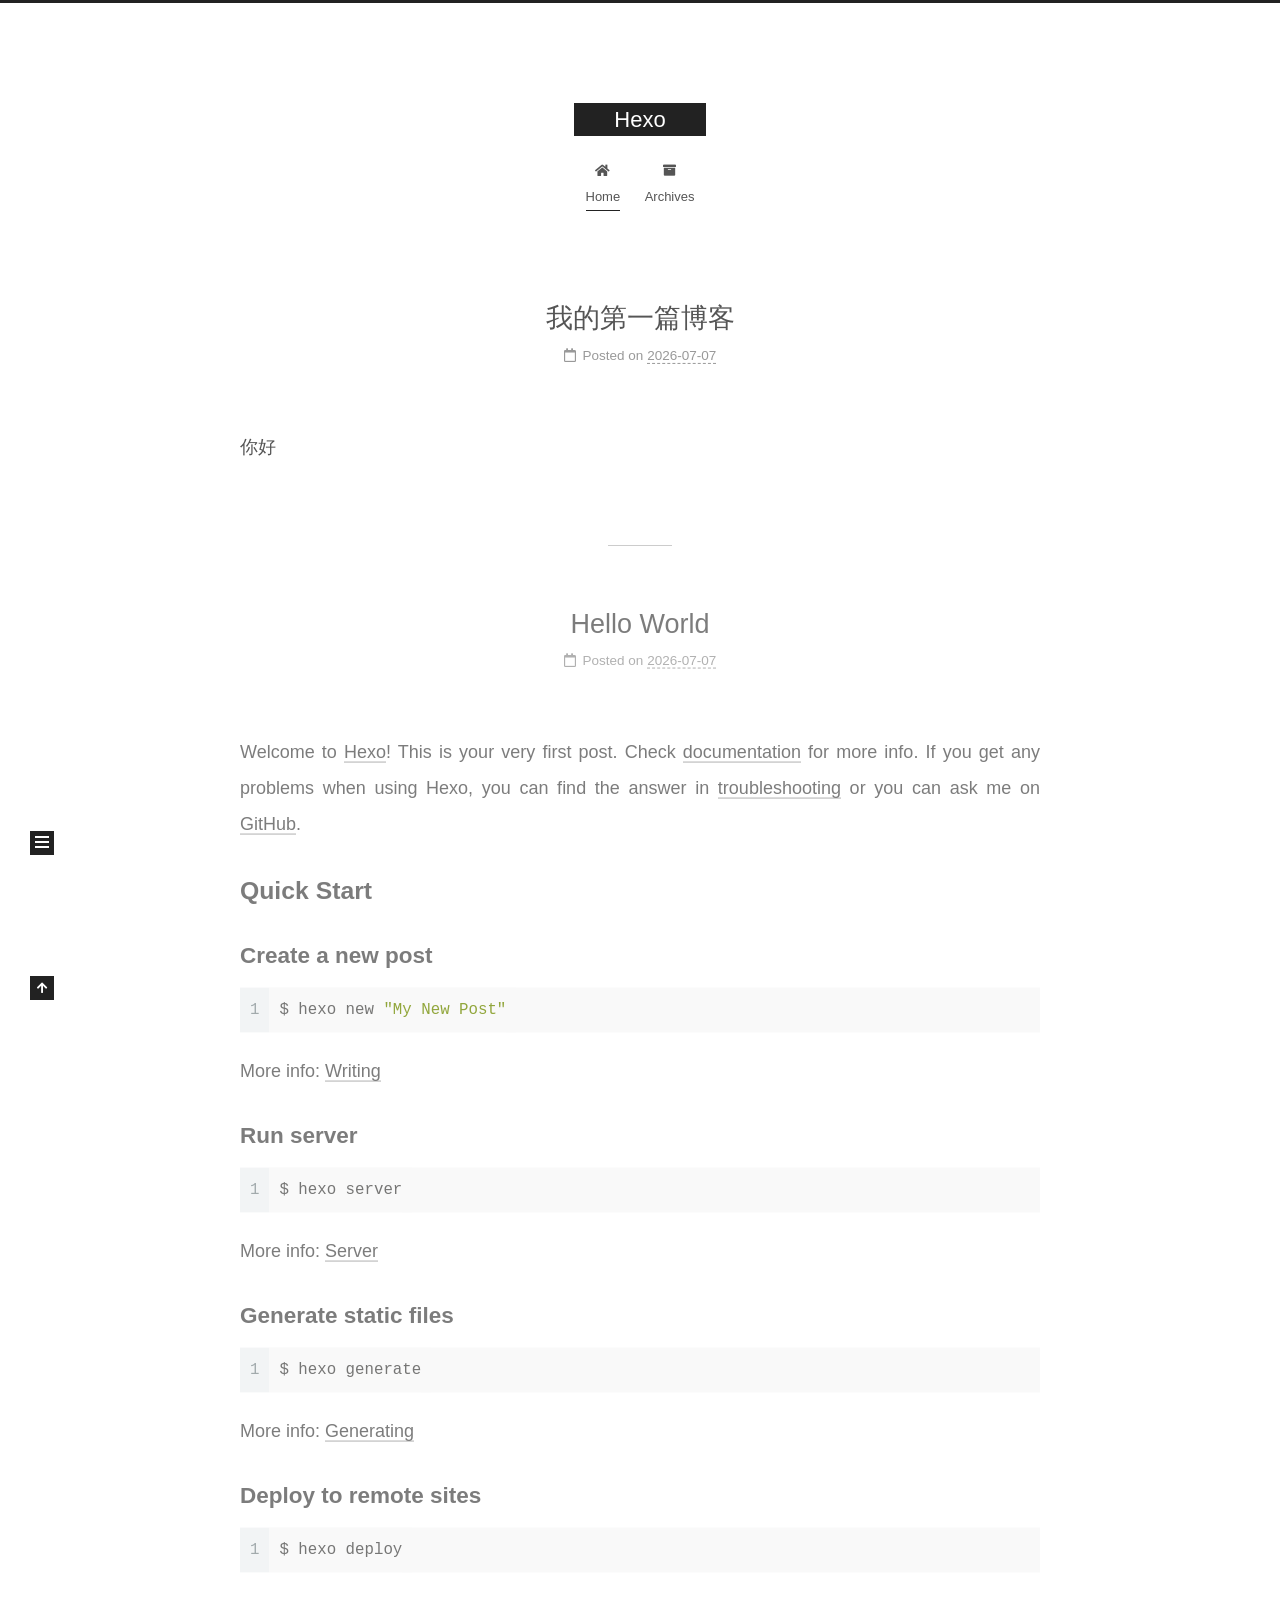
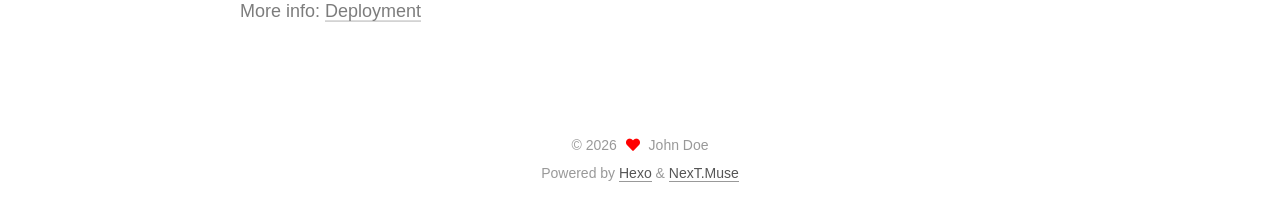
<file: index.html>
<!DOCTYPE html>
<html lang="en">
<head>
  <meta charset="UTF-8">
<meta name="viewport" content="width=device-width, initial-scale=1, maximum-scale=2">
<meta name="theme-color" content="#222">
<meta name="generator" content="Hexo 7.3.0">
  <link rel="apple-touch-icon" sizes="180x180" href="/images/apple-touch-icon-next.png">
  <link rel="icon" type="image/png" sizes="32x32" href="/images/favicon-32x32-next.png">
  <link rel="icon" type="image/png" sizes="16x16" href="/images/favicon-16x16-next.png">
  <link rel="mask-icon" href="/images/logo.svg" color="#222">

<link rel="stylesheet" href="/css/main.css">


<link rel="stylesheet" href="/lib/font-awesome/css/all.min.css">

<script id="hexo-configurations">
    var NexT = window.NexT || {};
    var CONFIG = {"hostname":"example.com","root":"/","scheme":"Muse","version":"7.8.0","exturl":false,"sidebar":{"position":"left","display":"post","padding":18,"offset":12,"onmobile":false},"copycode":{"enable":false,"show_result":false,"style":null},"back2top":{"enable":true,"sidebar":false,"scrollpercent":false},"bookmark":{"enable":false,"color":"#222","save":"auto"},"fancybox":false,"mediumzoom":false,"lazyload":false,"pangu":false,"comments":{"style":"tabs","active":null,"storage":true,"lazyload":false,"nav":null},"algolia":{"hits":{"per_page":10},"labels":{"input_placeholder":"Search for Posts","hits_empty":"We didn't find any results for the search: ${query}","hits_stats":"${hits} results found in ${time} ms"}},"localsearch":{"enable":false,"trigger":"auto","top_n_per_article":1,"unescape":false,"preload":false},"motion":{"enable":true,"async":false,"transition":{"post_block":"fadeIn","post_header":"slideDownIn","post_body":"slideDownIn","coll_header":"slideLeftIn","sidebar":"slideUpIn"}}};
  </script>

  <meta property="og:type" content="website">
<meta property="og:title" content="Hexo">
<meta property="og:url" content="http://example.com/index.html">
<meta property="og:site_name" content="Hexo">
<meta property="og:locale" content="en_US">
<meta property="article:author" content="John Doe">
<meta name="twitter:card" content="summary">

<link rel="canonical" href="http://example.com/">


<script id="page-configurations">
  // https://hexo.io/docs/variables.html
  CONFIG.page = {
    sidebar: "",
    isHome : true,
    isPost : false,
    lang   : 'en'
  };
</script>

  <title>Hexo</title>
  






  <noscript>
  <style>
  .use-motion .brand,
  .use-motion .menu-item,
  .sidebar-inner,
  .use-motion .post-block,
  .use-motion .pagination,
  .use-motion .comments,
  .use-motion .post-header,
  .use-motion .post-body,
  .use-motion .collection-header { opacity: initial; }

  .use-motion .site-title,
  .use-motion .site-subtitle {
    opacity: initial;
    top: initial;
  }

  .use-motion .logo-line-before i { left: initial; }
  .use-motion .logo-line-after i { right: initial; }
  </style>
</noscript>

</head>

<body itemscope itemtype="http://schema.org/WebPage">
  <div class="container use-motion">
    <div class="headband"></div>

    <header class="header" itemscope itemtype="http://schema.org/WPHeader">
      <div class="header-inner"><div class="site-brand-container">
  <div class="site-nav-toggle">
    <div class="toggle" aria-label="Toggle navigation bar">
      <span class="toggle-line toggle-line-first"></span>
      <span class="toggle-line toggle-line-middle"></span>
      <span class="toggle-line toggle-line-last"></span>
    </div>
  </div>

  <div class="site-meta">

    <a href="/" class="brand" rel="start">
      <span class="logo-line-before"><i></i></span>
      <h1 class="site-title">Hexo</h1>
      <span class="logo-line-after"><i></i></span>
    </a>
  </div>

  <div class="site-nav-right">
    <div class="toggle popup-trigger">
    </div>
  </div>
</div>




<nav class="site-nav">
  <ul id="menu" class="main-menu menu">
        <li class="menu-item menu-item-home">

    <a href="/" rel="section"><i class="fa fa-home fa-fw"></i>Home</a>

  </li>
        <li class="menu-item menu-item-archives">

    <a href="/archives/" rel="section"><i class="fa fa-archive fa-fw"></i>Archives</a>

  </li>
  </ul>
</nav>




</div>
    </header>

    
  <div class="back-to-top">
    <i class="fa fa-arrow-up"></i>
    <span>0%</span>
  </div>


    <main class="main">
      <div class="main-inner">
        <div class="content-wrap">
          

          <div class="content index posts-expand">
            
      
  
  
  <article itemscope itemtype="http://schema.org/Article" class="post-block" lang="en">
    <link itemprop="mainEntityOfPage" href="http://example.com/2026/07/07/%E6%88%91%E7%9A%84%E7%AC%AC%E4%B8%80%E7%AF%87%E5%8D%9A%E5%AE%A2/">

    <span hidden itemprop="author" itemscope itemtype="http://schema.org/Person">
      <meta itemprop="image" content="/images/avatar.gif">
      <meta itemprop="name" content="John Doe">
      <meta itemprop="description" content="">
    </span>

    <span hidden itemprop="publisher" itemscope itemtype="http://schema.org/Organization">
      <meta itemprop="name" content="Hexo">
    </span>
      <header class="post-header">
        <h2 class="post-title" itemprop="name headline">
          
            <a href="/2026/07/07/%E6%88%91%E7%9A%84%E7%AC%AC%E4%B8%80%E7%AF%87%E5%8D%9A%E5%AE%A2/" class="post-title-link" itemprop="url">我的第一篇博客</a>
        </h2>

        <div class="post-meta">
            <span class="post-meta-item">
              <span class="post-meta-item-icon">
                <i class="far fa-calendar"></i>
              </span>
              <span class="post-meta-item-text">Posted on</span>
              

              <time title="Created: 2026-07-07 15:59:26 / Modified: 16:01:59" itemprop="dateCreated datePublished" datetime="2026-07-07T15:59:26+08:00">2026-07-07</time>
            </span>

          

        </div>
      </header>

    
    
    
    <div class="post-body" itemprop="articleBody">

      
          <p>你好</p>

      
    </div>

    
    
    
      <footer class="post-footer">
        <div class="post-eof"></div>
      </footer>
  </article>
  
  
  

      
  
  
  <article itemscope itemtype="http://schema.org/Article" class="post-block" lang="en">
    <link itemprop="mainEntityOfPage" href="http://example.com/2026/07/07/hello-world/">

    <span hidden itemprop="author" itemscope itemtype="http://schema.org/Person">
      <meta itemprop="image" content="/images/avatar.gif">
      <meta itemprop="name" content="John Doe">
      <meta itemprop="description" content="">
    </span>

    <span hidden itemprop="publisher" itemscope itemtype="http://schema.org/Organization">
      <meta itemprop="name" content="Hexo">
    </span>
      <header class="post-header">
        <h2 class="post-title" itemprop="name headline">
          
            <a href="/2026/07/07/hello-world/" class="post-title-link" itemprop="url">Hello World</a>
        </h2>

        <div class="post-meta">
            <span class="post-meta-item">
              <span class="post-meta-item-icon">
                <i class="far fa-calendar"></i>
              </span>
              <span class="post-meta-item-text">Posted on</span>
              

              <time title="Created: 2026-07-07 15:37:48 / Modified: 15:37:17" itemprop="dateCreated datePublished" datetime="2026-07-07T15:37:48+08:00">2026-07-07</time>
            </span>

          

        </div>
      </header>

    
    
    
    <div class="post-body" itemprop="articleBody">

      
          <p>Welcome to <a target="_blank" rel="noopener" href="https://hexo.io/">Hexo</a>! This is your very first post. Check <a target="_blank" rel="noopener" href="https://hexo.io/docs/">documentation</a> for more info. If you get any problems when using Hexo, you can find the answer in <a target="_blank" rel="noopener" href="https://hexo.io/docs/troubleshooting.html">troubleshooting</a> or you can ask me on <a target="_blank" rel="noopener" href="https://github.com/hexojs/hexo/issues">GitHub</a>.</p>
<h2 id="Quick-Start"><a href="#Quick-Start" class="headerlink" title="Quick Start"></a>Quick Start</h2><h3 id="Create-a-new-post"><a href="#Create-a-new-post" class="headerlink" title="Create a new post"></a>Create a new post</h3><figure class="highlight bash"><table><tr><td class="gutter"><pre><span class="line">1</span><br></pre></td><td class="code"><pre><span class="line">$ hexo new <span class="string">&quot;My New Post&quot;</span></span><br></pre></td></tr></table></figure>

<p>More info: <a target="_blank" rel="noopener" href="https://hexo.io/docs/writing.html">Writing</a></p>
<h3 id="Run-server"><a href="#Run-server" class="headerlink" title="Run server"></a>Run server</h3><figure class="highlight bash"><table><tr><td class="gutter"><pre><span class="line">1</span><br></pre></td><td class="code"><pre><span class="line">$ hexo server</span><br></pre></td></tr></table></figure>

<p>More info: <a target="_blank" rel="noopener" href="https://hexo.io/docs/server.html">Server</a></p>
<h3 id="Generate-static-files"><a href="#Generate-static-files" class="headerlink" title="Generate static files"></a>Generate static files</h3><figure class="highlight bash"><table><tr><td class="gutter"><pre><span class="line">1</span><br></pre></td><td class="code"><pre><span class="line">$ hexo generate</span><br></pre></td></tr></table></figure>

<p>More info: <a target="_blank" rel="noopener" href="https://hexo.io/docs/generating.html">Generating</a></p>
<h3 id="Deploy-to-remote-sites"><a href="#Deploy-to-remote-sites" class="headerlink" title="Deploy to remote sites"></a>Deploy to remote sites</h3><figure class="highlight bash"><table><tr><td class="gutter"><pre><span class="line">1</span><br></pre></td><td class="code"><pre><span class="line">$ hexo deploy</span><br></pre></td></tr></table></figure>

<p>More info: <a target="_blank" rel="noopener" href="https://hexo.io/docs/one-command-deployment.html">Deployment</a></p>

      
    </div>

    
    
    
      <footer class="post-footer">
        <div class="post-eof"></div>
      </footer>
  </article>
  
  
  


  



          </div>
          

<script>
  window.addEventListener('tabs:register', () => {
    let { activeClass } = CONFIG.comments;
    if (CONFIG.comments.storage) {
      activeClass = localStorage.getItem('comments_active') || activeClass;
    }
    if (activeClass) {
      let activeTab = document.querySelector(`a[href="#comment-${activeClass}"]`);
      if (activeTab) {
        activeTab.click();
      }
    }
  });
  if (CONFIG.comments.storage) {
    window.addEventListener('tabs:click', event => {
      if (!event.target.matches('.tabs-comment .tab-content .tab-pane')) return;
      let commentClass = event.target.classList[1];
      localStorage.setItem('comments_active', commentClass);
    });
  }
</script>

        </div>
          
  
  <div class="toggle sidebar-toggle">
    <span class="toggle-line toggle-line-first"></span>
    <span class="toggle-line toggle-line-middle"></span>
    <span class="toggle-line toggle-line-last"></span>
  </div>

  <aside class="sidebar">
    <div class="sidebar-inner">

      <ul class="sidebar-nav motion-element">
        <li class="sidebar-nav-toc">
          Table of Contents
        </li>
        <li class="sidebar-nav-overview">
          Overview
        </li>
      </ul>

      <!--noindex-->
      <div class="post-toc-wrap sidebar-panel">
      </div>
      <!--/noindex-->

      <div class="site-overview-wrap sidebar-panel">
        <div class="site-author motion-element" itemprop="author" itemscope itemtype="http://schema.org/Person">
  <p class="site-author-name" itemprop="name">John Doe</p>
  <div class="site-description" itemprop="description"></div>
</div>
<div class="site-state-wrap motion-element">
  <nav class="site-state">
      <div class="site-state-item site-state-posts">
          <a href="/archives/">
        
          <span class="site-state-item-count">2</span>
          <span class="site-state-item-name">posts</span>
        </a>
      </div>
  </nav>
</div>



      </div>

    </div>
  </aside>
  <div id="sidebar-dimmer"></div>


      </div>
    </main>

    <footer class="footer">
      <div class="footer-inner">
        

        

<div class="copyright">
  
  &copy; 
  <span itemprop="copyrightYear">2026</span>
  <span class="with-love">
    <i class="fa fa-heart"></i>
  </span>
  <span class="author" itemprop="copyrightHolder">John Doe</span>
</div>
  <div class="powered-by">Powered by <a href="https://hexo.io/" class="theme-link" rel="noopener" target="_blank">Hexo</a> & <a href="https://muse.theme-next.org/" class="theme-link" rel="noopener" target="_blank">NexT.Muse</a>
  </div>

        








      </div>
    </footer>
  </div>

  
  <script src="/lib/anime.min.js"></script>
  <script src="/lib/velocity/velocity.min.js"></script>
  <script src="/lib/velocity/velocity.ui.min.js"></script>

<script src="/js/utils.js"></script>

<script src="/js/motion.js"></script>


<script src="/js/schemes/muse.js"></script>


<script src="/js/next-boot.js"></script>




  















  

  

</body>
</html>
</file>
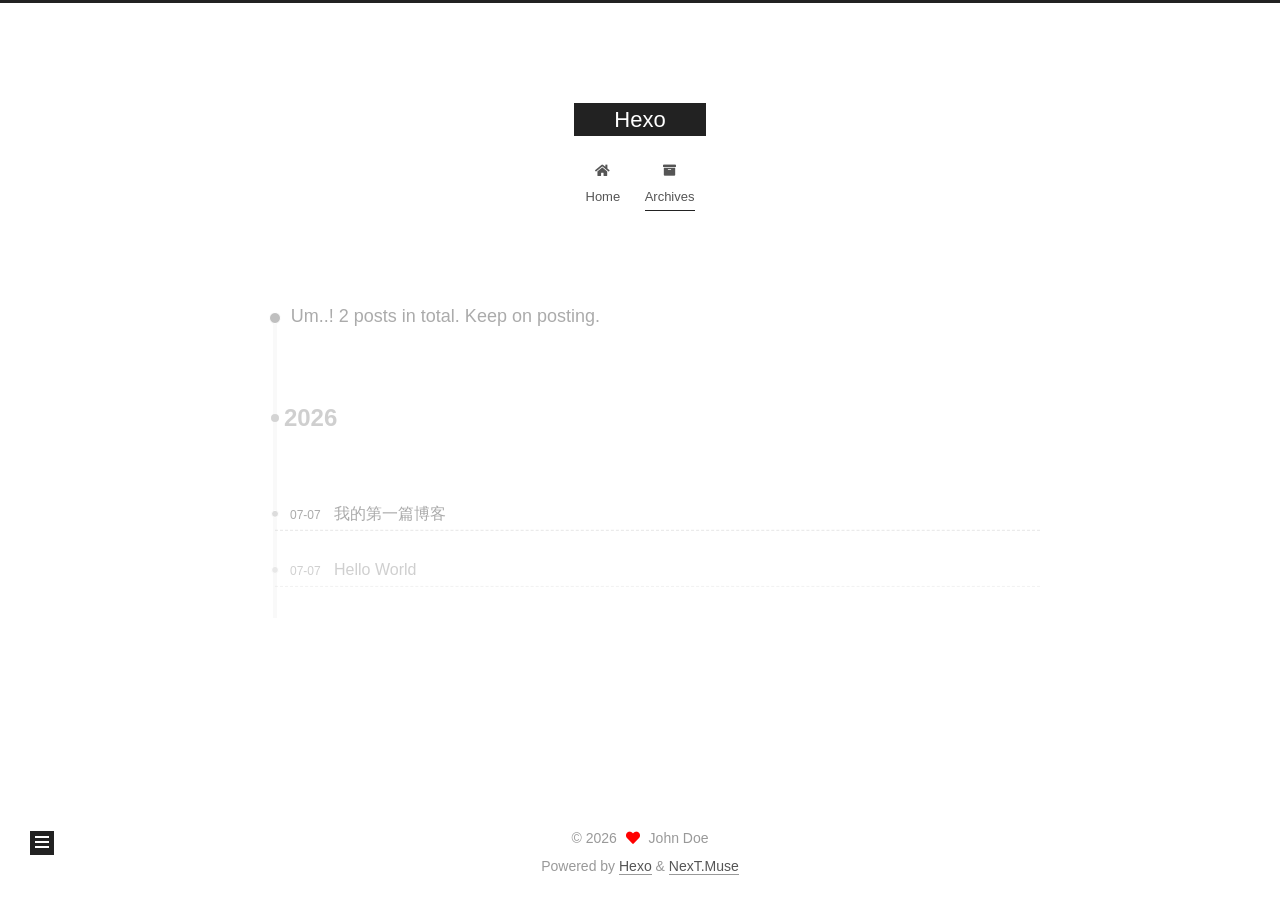
<file: archives/index.html>
<!DOCTYPE html>
<html lang="en">
<head>
  <meta charset="UTF-8">
<meta name="viewport" content="width=device-width, initial-scale=1, maximum-scale=2">
<meta name="theme-color" content="#222">
<meta name="generator" content="Hexo 7.3.0">
  <link rel="apple-touch-icon" sizes="180x180" href="/images/apple-touch-icon-next.png">
  <link rel="icon" type="image/png" sizes="32x32" href="/images/favicon-32x32-next.png">
  <link rel="icon" type="image/png" sizes="16x16" href="/images/favicon-16x16-next.png">
  <link rel="mask-icon" href="/images/logo.svg" color="#222">

<link rel="stylesheet" href="/css/main.css">


<link rel="stylesheet" href="/lib/font-awesome/css/all.min.css">

<script id="hexo-configurations">
    var NexT = window.NexT || {};
    var CONFIG = {"hostname":"example.com","root":"/","scheme":"Muse","version":"7.8.0","exturl":false,"sidebar":{"position":"left","display":"post","padding":18,"offset":12,"onmobile":false},"copycode":{"enable":false,"show_result":false,"style":null},"back2top":{"enable":true,"sidebar":false,"scrollpercent":false},"bookmark":{"enable":false,"color":"#222","save":"auto"},"fancybox":false,"mediumzoom":false,"lazyload":false,"pangu":false,"comments":{"style":"tabs","active":null,"storage":true,"lazyload":false,"nav":null},"algolia":{"hits":{"per_page":10},"labels":{"input_placeholder":"Search for Posts","hits_empty":"We didn't find any results for the search: ${query}","hits_stats":"${hits} results found in ${time} ms"}},"localsearch":{"enable":false,"trigger":"auto","top_n_per_article":1,"unescape":false,"preload":false},"motion":{"enable":true,"async":false,"transition":{"post_block":"fadeIn","post_header":"slideDownIn","post_body":"slideDownIn","coll_header":"slideLeftIn","sidebar":"slideUpIn"}}};
  </script>

  <meta property="og:type" content="website">
<meta property="og:title" content="Hexo">
<meta property="og:url" content="http://example.com/archives/index.html">
<meta property="og:site_name" content="Hexo">
<meta property="og:locale" content="en_US">
<meta property="article:author" content="John Doe">
<meta name="twitter:card" content="summary">

<link rel="canonical" href="http://example.com/archives/">


<script id="page-configurations">
  // https://hexo.io/docs/variables.html
  CONFIG.page = {
    sidebar: "",
    isHome : false,
    isPost : false,
    lang   : 'en'
  };
</script>

  <title>Archive | Hexo</title>
  






  <noscript>
  <style>
  .use-motion .brand,
  .use-motion .menu-item,
  .sidebar-inner,
  .use-motion .post-block,
  .use-motion .pagination,
  .use-motion .comments,
  .use-motion .post-header,
  .use-motion .post-body,
  .use-motion .collection-header { opacity: initial; }

  .use-motion .site-title,
  .use-motion .site-subtitle {
    opacity: initial;
    top: initial;
  }

  .use-motion .logo-line-before i { left: initial; }
  .use-motion .logo-line-after i { right: initial; }
  </style>
</noscript>

</head>

<body itemscope itemtype="http://schema.org/WebPage">
  <div class="container use-motion">
    <div class="headband"></div>

    <header class="header" itemscope itemtype="http://schema.org/WPHeader">
      <div class="header-inner"><div class="site-brand-container">
  <div class="site-nav-toggle">
    <div class="toggle" aria-label="Toggle navigation bar">
      <span class="toggle-line toggle-line-first"></span>
      <span class="toggle-line toggle-line-middle"></span>
      <span class="toggle-line toggle-line-last"></span>
    </div>
  </div>

  <div class="site-meta">

    <a href="/" class="brand" rel="start">
      <span class="logo-line-before"><i></i></span>
      <h1 class="site-title">Hexo</h1>
      <span class="logo-line-after"><i></i></span>
    </a>
  </div>

  <div class="site-nav-right">
    <div class="toggle popup-trigger">
    </div>
  </div>
</div>




<nav class="site-nav">
  <ul id="menu" class="main-menu menu">
        <li class="menu-item menu-item-home">

    <a href="/" rel="section"><i class="fa fa-home fa-fw"></i>Home</a>

  </li>
        <li class="menu-item menu-item-archives">

    <a href="/archives/" rel="section"><i class="fa fa-archive fa-fw"></i>Archives</a>

  </li>
  </ul>
</nav>




</div>
    </header>

    
  <div class="back-to-top">
    <i class="fa fa-arrow-up"></i>
    <span>0%</span>
  </div>


    <main class="main">
      <div class="main-inner">
        <div class="content-wrap">
          

          <div class="content archive">
            

  
  
  
  <div class="post-block">
    <div class="posts-collapse">
      <div class="collection-title">
        <span class="collection-header">Um..! 2 posts in total. Keep on posting.</span>
      </div>

      
    <div class="collection-year">
      <span class="collection-header">2026</span>
    </div>

  <article itemscope itemtype="http://schema.org/Article">
    <header class="post-header">

      <div class="post-meta">
        <time itemprop="dateCreated"
              datetime="2026-07-07T15:59:26+08:00"
              content="2026-07-07">
          07-07
        </time>
      </div>

      <div class="post-title">
          <a class="post-title-link" href="/2026/07/07/%E6%88%91%E7%9A%84%E7%AC%AC%E4%B8%80%E7%AF%87%E5%8D%9A%E5%AE%A2/" itemprop="url">
            <span itemprop="name">我的第一篇博客</span>
          </a>
      </div>

    </header>
  </article>

  <article itemscope itemtype="http://schema.org/Article">
    <header class="post-header">

      <div class="post-meta">
        <time itemprop="dateCreated"
              datetime="2026-07-07T15:37:48+08:00"
              content="2026-07-07">
          07-07
        </time>
      </div>

      <div class="post-title">
          <a class="post-title-link" href="/2026/07/07/hello-world/" itemprop="url">
            <span itemprop="name">Hello World</span>
          </a>
      </div>

    </header>
  </article>


    </div>
  </div>
  
  
  

  



          </div>
          

<script>
  window.addEventListener('tabs:register', () => {
    let { activeClass } = CONFIG.comments;
    if (CONFIG.comments.storage) {
      activeClass = localStorage.getItem('comments_active') || activeClass;
    }
    if (activeClass) {
      let activeTab = document.querySelector(`a[href="#comment-${activeClass}"]`);
      if (activeTab) {
        activeTab.click();
      }
    }
  });
  if (CONFIG.comments.storage) {
    window.addEventListener('tabs:click', event => {
      if (!event.target.matches('.tabs-comment .tab-content .tab-pane')) return;
      let commentClass = event.target.classList[1];
      localStorage.setItem('comments_active', commentClass);
    });
  }
</script>

        </div>
          
  
  <div class="toggle sidebar-toggle">
    <span class="toggle-line toggle-line-first"></span>
    <span class="toggle-line toggle-line-middle"></span>
    <span class="toggle-line toggle-line-last"></span>
  </div>

  <aside class="sidebar">
    <div class="sidebar-inner">

      <ul class="sidebar-nav motion-element">
        <li class="sidebar-nav-toc">
          Table of Contents
        </li>
        <li class="sidebar-nav-overview">
          Overview
        </li>
      </ul>

      <!--noindex-->
      <div class="post-toc-wrap sidebar-panel">
      </div>
      <!--/noindex-->

      <div class="site-overview-wrap sidebar-panel">
        <div class="site-author motion-element" itemprop="author" itemscope itemtype="http://schema.org/Person">
  <p class="site-author-name" itemprop="name">John Doe</p>
  <div class="site-description" itemprop="description"></div>
</div>
<div class="site-state-wrap motion-element">
  <nav class="site-state">
      <div class="site-state-item site-state-posts">
          <a href="/archives/">
        
          <span class="site-state-item-count">2</span>
          <span class="site-state-item-name">posts</span>
        </a>
      </div>
  </nav>
</div>



      </div>

    </div>
  </aside>
  <div id="sidebar-dimmer"></div>


      </div>
    </main>

    <footer class="footer">
      <div class="footer-inner">
        

        

<div class="copyright">
  
  &copy; 
  <span itemprop="copyrightYear">2026</span>
  <span class="with-love">
    <i class="fa fa-heart"></i>
  </span>
  <span class="author" itemprop="copyrightHolder">John Doe</span>
</div>
  <div class="powered-by">Powered by <a href="https://hexo.io/" class="theme-link" rel="noopener" target="_blank">Hexo</a> & <a href="https://muse.theme-next.org/" class="theme-link" rel="noopener" target="_blank">NexT.Muse</a>
  </div>

        








      </div>
    </footer>
  </div>

  
  <script src="/lib/anime.min.js"></script>
  <script src="/lib/velocity/velocity.min.js"></script>
  <script src="/lib/velocity/velocity.ui.min.js"></script>

<script src="/js/utils.js"></script>

<script src="/js/motion.js"></script>


<script src="/js/schemes/muse.js"></script>


<script src="/js/next-boot.js"></script>




  















  

  

</body>
</html>
</file>
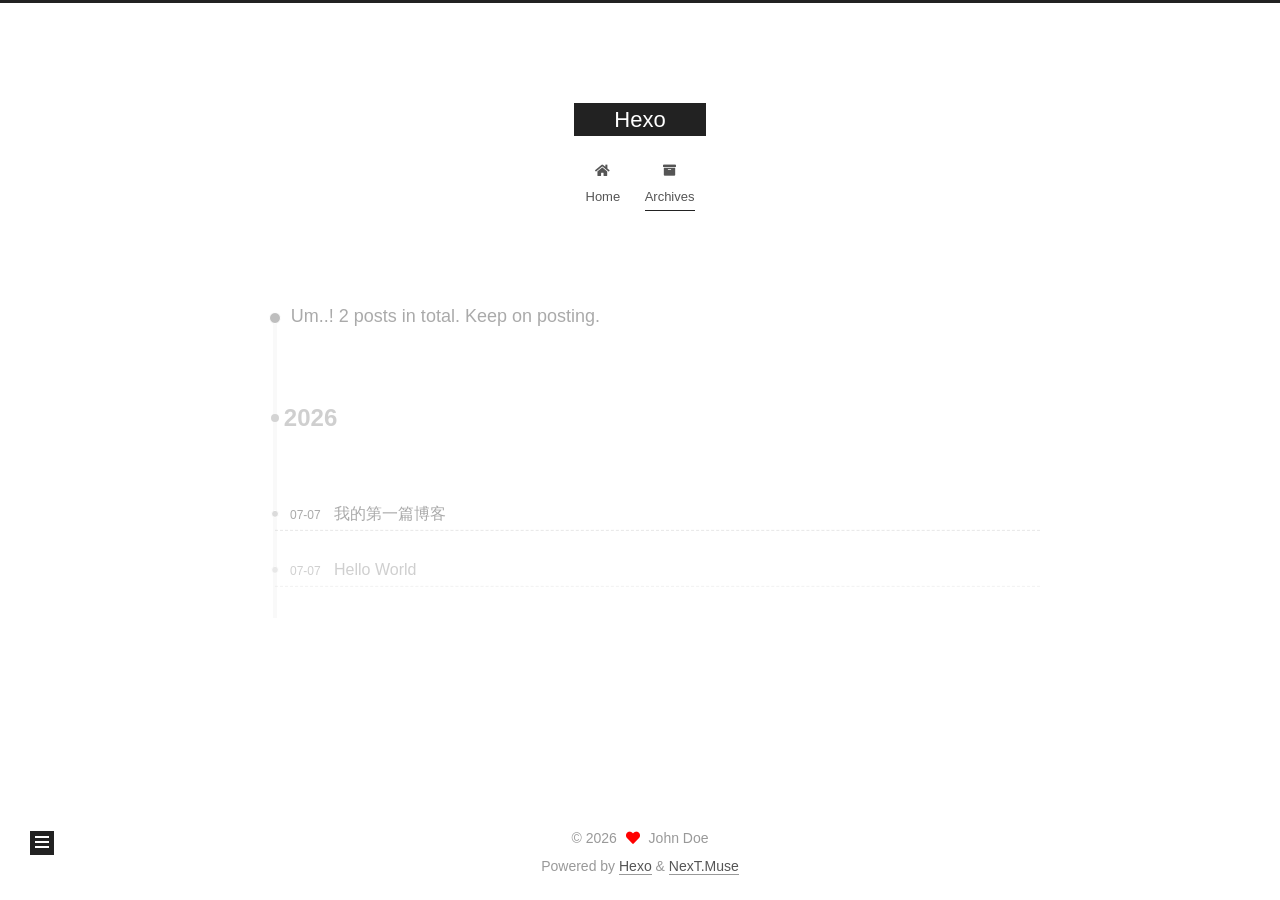
<file: archives/2026/index.html>
<!DOCTYPE html>
<html lang="en">
<head>
  <meta charset="UTF-8">
<meta name="viewport" content="width=device-width, initial-scale=1, maximum-scale=2">
<meta name="theme-color" content="#222">
<meta name="generator" content="Hexo 7.3.0">
  <link rel="apple-touch-icon" sizes="180x180" href="/images/apple-touch-icon-next.png">
  <link rel="icon" type="image/png" sizes="32x32" href="/images/favicon-32x32-next.png">
  <link rel="icon" type="image/png" sizes="16x16" href="/images/favicon-16x16-next.png">
  <link rel="mask-icon" href="/images/logo.svg" color="#222">

<link rel="stylesheet" href="/css/main.css">


<link rel="stylesheet" href="/lib/font-awesome/css/all.min.css">

<script id="hexo-configurations">
    var NexT = window.NexT || {};
    var CONFIG = {"hostname":"example.com","root":"/","scheme":"Muse","version":"7.8.0","exturl":false,"sidebar":{"position":"left","display":"post","padding":18,"offset":12,"onmobile":false},"copycode":{"enable":false,"show_result":false,"style":null},"back2top":{"enable":true,"sidebar":false,"scrollpercent":false},"bookmark":{"enable":false,"color":"#222","save":"auto"},"fancybox":false,"mediumzoom":false,"lazyload":false,"pangu":false,"comments":{"style":"tabs","active":null,"storage":true,"lazyload":false,"nav":null},"algolia":{"hits":{"per_page":10},"labels":{"input_placeholder":"Search for Posts","hits_empty":"We didn't find any results for the search: ${query}","hits_stats":"${hits} results found in ${time} ms"}},"localsearch":{"enable":false,"trigger":"auto","top_n_per_article":1,"unescape":false,"preload":false},"motion":{"enable":true,"async":false,"transition":{"post_block":"fadeIn","post_header":"slideDownIn","post_body":"slideDownIn","coll_header":"slideLeftIn","sidebar":"slideUpIn"}}};
  </script>

  <meta property="og:type" content="website">
<meta property="og:title" content="Hexo">
<meta property="og:url" content="http://example.com/archives/2026/index.html">
<meta property="og:site_name" content="Hexo">
<meta property="og:locale" content="en_US">
<meta property="article:author" content="John Doe">
<meta name="twitter:card" content="summary">

<link rel="canonical" href="http://example.com/archives/2026/">


<script id="page-configurations">
  // https://hexo.io/docs/variables.html
  CONFIG.page = {
    sidebar: "",
    isHome : false,
    isPost : false,
    lang   : 'en'
  };
</script>

  <title>Archive | Hexo</title>
  






  <noscript>
  <style>
  .use-motion .brand,
  .use-motion .menu-item,
  .sidebar-inner,
  .use-motion .post-block,
  .use-motion .pagination,
  .use-motion .comments,
  .use-motion .post-header,
  .use-motion .post-body,
  .use-motion .collection-header { opacity: initial; }

  .use-motion .site-title,
  .use-motion .site-subtitle {
    opacity: initial;
    top: initial;
  }

  .use-motion .logo-line-before i { left: initial; }
  .use-motion .logo-line-after i { right: initial; }
  </style>
</noscript>

</head>

<body itemscope itemtype="http://schema.org/WebPage">
  <div class="container use-motion">
    <div class="headband"></div>

    <header class="header" itemscope itemtype="http://schema.org/WPHeader">
      <div class="header-inner"><div class="site-brand-container">
  <div class="site-nav-toggle">
    <div class="toggle" aria-label="Toggle navigation bar">
      <span class="toggle-line toggle-line-first"></span>
      <span class="toggle-line toggle-line-middle"></span>
      <span class="toggle-line toggle-line-last"></span>
    </div>
  </div>

  <div class="site-meta">

    <a href="/" class="brand" rel="start">
      <span class="logo-line-before"><i></i></span>
      <h1 class="site-title">Hexo</h1>
      <span class="logo-line-after"><i></i></span>
    </a>
  </div>

  <div class="site-nav-right">
    <div class="toggle popup-trigger">
    </div>
  </div>
</div>




<nav class="site-nav">
  <ul id="menu" class="main-menu menu">
        <li class="menu-item menu-item-home">

    <a href="/" rel="section"><i class="fa fa-home fa-fw"></i>Home</a>

  </li>
        <li class="menu-item menu-item-archives">

    <a href="/archives/" rel="section"><i class="fa fa-archive fa-fw"></i>Archives</a>

  </li>
  </ul>
</nav>




</div>
    </header>

    
  <div class="back-to-top">
    <i class="fa fa-arrow-up"></i>
    <span>0%</span>
  </div>


    <main class="main">
      <div class="main-inner">
        <div class="content-wrap">
          

          <div class="content archive">
            

  
  
  
  <div class="post-block">
    <div class="posts-collapse">
      <div class="collection-title">
        <span class="collection-header">Um..! 2 posts in total. Keep on posting.</span>
      </div>

      
    <div class="collection-year">
      <span class="collection-header">2026</span>
    </div>

  <article itemscope itemtype="http://schema.org/Article">
    <header class="post-header">

      <div class="post-meta">
        <time itemprop="dateCreated"
              datetime="2026-07-07T15:59:26+08:00"
              content="2026-07-07">
          07-07
        </time>
      </div>

      <div class="post-title">
          <a class="post-title-link" href="/2026/07/07/%E6%88%91%E7%9A%84%E7%AC%AC%E4%B8%80%E7%AF%87%E5%8D%9A%E5%AE%A2/" itemprop="url">
            <span itemprop="name">我的第一篇博客</span>
          </a>
      </div>

    </header>
  </article>

  <article itemscope itemtype="http://schema.org/Article">
    <header class="post-header">

      <div class="post-meta">
        <time itemprop="dateCreated"
              datetime="2026-07-07T15:37:48+08:00"
              content="2026-07-07">
          07-07
        </time>
      </div>

      <div class="post-title">
          <a class="post-title-link" href="/2026/07/07/hello-world/" itemprop="url">
            <span itemprop="name">Hello World</span>
          </a>
      </div>

    </header>
  </article>


    </div>
  </div>
  
  
  

  



          </div>
          

<script>
  window.addEventListener('tabs:register', () => {
    let { activeClass } = CONFIG.comments;
    if (CONFIG.comments.storage) {
      activeClass = localStorage.getItem('comments_active') || activeClass;
    }
    if (activeClass) {
      let activeTab = document.querySelector(`a[href="#comment-${activeClass}"]`);
      if (activeTab) {
        activeTab.click();
      }
    }
  });
  if (CONFIG.comments.storage) {
    window.addEventListener('tabs:click', event => {
      if (!event.target.matches('.tabs-comment .tab-content .tab-pane')) return;
      let commentClass = event.target.classList[1];
      localStorage.setItem('comments_active', commentClass);
    });
  }
</script>

        </div>
          
  
  <div class="toggle sidebar-toggle">
    <span class="toggle-line toggle-line-first"></span>
    <span class="toggle-line toggle-line-middle"></span>
    <span class="toggle-line toggle-line-last"></span>
  </div>

  <aside class="sidebar">
    <div class="sidebar-inner">

      <ul class="sidebar-nav motion-element">
        <li class="sidebar-nav-toc">
          Table of Contents
        </li>
        <li class="sidebar-nav-overview">
          Overview
        </li>
      </ul>

      <!--noindex-->
      <div class="post-toc-wrap sidebar-panel">
      </div>
      <!--/noindex-->

      <div class="site-overview-wrap sidebar-panel">
        <div class="site-author motion-element" itemprop="author" itemscope itemtype="http://schema.org/Person">
  <p class="site-author-name" itemprop="name">John Doe</p>
  <div class="site-description" itemprop="description"></div>
</div>
<div class="site-state-wrap motion-element">
  <nav class="site-state">
      <div class="site-state-item site-state-posts">
          <a href="/archives/">
        
          <span class="site-state-item-count">2</span>
          <span class="site-state-item-name">posts</span>
        </a>
      </div>
  </nav>
</div>



      </div>

    </div>
  </aside>
  <div id="sidebar-dimmer"></div>


      </div>
    </main>

    <footer class="footer">
      <div class="footer-inner">
        

        

<div class="copyright">
  
  &copy; 
  <span itemprop="copyrightYear">2026</span>
  <span class="with-love">
    <i class="fa fa-heart"></i>
  </span>
  <span class="author" itemprop="copyrightHolder">John Doe</span>
</div>
  <div class="powered-by">Powered by <a href="https://hexo.io/" class="theme-link" rel="noopener" target="_blank">Hexo</a> & <a href="https://muse.theme-next.org/" class="theme-link" rel="noopener" target="_blank">NexT.Muse</a>
  </div>

        








      </div>
    </footer>
  </div>

  
  <script src="/lib/anime.min.js"></script>
  <script src="/lib/velocity/velocity.min.js"></script>
  <script src="/lib/velocity/velocity.ui.min.js"></script>

<script src="/js/utils.js"></script>

<script src="/js/motion.js"></script>


<script src="/js/schemes/muse.js"></script>


<script src="/js/next-boot.js"></script>




  















  

  

</body>
</html>
</file>
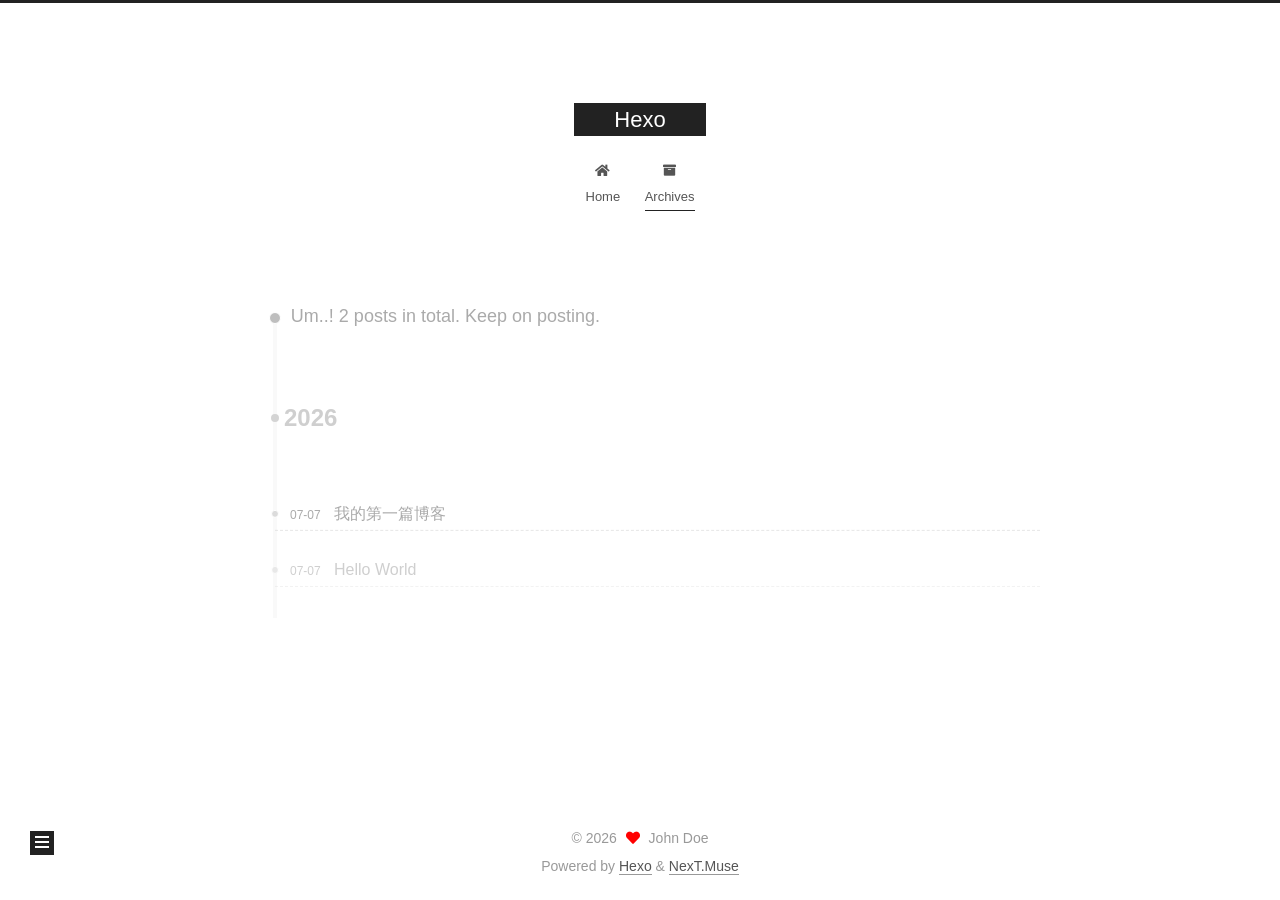
<file: archives/2026/07/index.html>
<!DOCTYPE html>
<html lang="en">
<head>
  <meta charset="UTF-8">
<meta name="viewport" content="width=device-width, initial-scale=1, maximum-scale=2">
<meta name="theme-color" content="#222">
<meta name="generator" content="Hexo 7.3.0">
  <link rel="apple-touch-icon" sizes="180x180" href="/images/apple-touch-icon-next.png">
  <link rel="icon" type="image/png" sizes="32x32" href="/images/favicon-32x32-next.png">
  <link rel="icon" type="image/png" sizes="16x16" href="/images/favicon-16x16-next.png">
  <link rel="mask-icon" href="/images/logo.svg" color="#222">

<link rel="stylesheet" href="/css/main.css">


<link rel="stylesheet" href="/lib/font-awesome/css/all.min.css">

<script id="hexo-configurations">
    var NexT = window.NexT || {};
    var CONFIG = {"hostname":"example.com","root":"/","scheme":"Muse","version":"7.8.0","exturl":false,"sidebar":{"position":"left","display":"post","padding":18,"offset":12,"onmobile":false},"copycode":{"enable":false,"show_result":false,"style":null},"back2top":{"enable":true,"sidebar":false,"scrollpercent":false},"bookmark":{"enable":false,"color":"#222","save":"auto"},"fancybox":false,"mediumzoom":false,"lazyload":false,"pangu":false,"comments":{"style":"tabs","active":null,"storage":true,"lazyload":false,"nav":null},"algolia":{"hits":{"per_page":10},"labels":{"input_placeholder":"Search for Posts","hits_empty":"We didn't find any results for the search: ${query}","hits_stats":"${hits} results found in ${time} ms"}},"localsearch":{"enable":false,"trigger":"auto","top_n_per_article":1,"unescape":false,"preload":false},"motion":{"enable":true,"async":false,"transition":{"post_block":"fadeIn","post_header":"slideDownIn","post_body":"slideDownIn","coll_header":"slideLeftIn","sidebar":"slideUpIn"}}};
  </script>

  <meta property="og:type" content="website">
<meta property="og:title" content="Hexo">
<meta property="og:url" content="http://example.com/archives/2026/07/index.html">
<meta property="og:site_name" content="Hexo">
<meta property="og:locale" content="en_US">
<meta property="article:author" content="John Doe">
<meta name="twitter:card" content="summary">

<link rel="canonical" href="http://example.com/archives/2026/07/">


<script id="page-configurations">
  // https://hexo.io/docs/variables.html
  CONFIG.page = {
    sidebar: "",
    isHome : false,
    isPost : false,
    lang   : 'en'
  };
</script>

  <title>Archive | Hexo</title>
  






  <noscript>
  <style>
  .use-motion .brand,
  .use-motion .menu-item,
  .sidebar-inner,
  .use-motion .post-block,
  .use-motion .pagination,
  .use-motion .comments,
  .use-motion .post-header,
  .use-motion .post-body,
  .use-motion .collection-header { opacity: initial; }

  .use-motion .site-title,
  .use-motion .site-subtitle {
    opacity: initial;
    top: initial;
  }

  .use-motion .logo-line-before i { left: initial; }
  .use-motion .logo-line-after i { right: initial; }
  </style>
</noscript>

</head>

<body itemscope itemtype="http://schema.org/WebPage">
  <div class="container use-motion">
    <div class="headband"></div>

    <header class="header" itemscope itemtype="http://schema.org/WPHeader">
      <div class="header-inner"><div class="site-brand-container">
  <div class="site-nav-toggle">
    <div class="toggle" aria-label="Toggle navigation bar">
      <span class="toggle-line toggle-line-first"></span>
      <span class="toggle-line toggle-line-middle"></span>
      <span class="toggle-line toggle-line-last"></span>
    </div>
  </div>

  <div class="site-meta">

    <a href="/" class="brand" rel="start">
      <span class="logo-line-before"><i></i></span>
      <h1 class="site-title">Hexo</h1>
      <span class="logo-line-after"><i></i></span>
    </a>
  </div>

  <div class="site-nav-right">
    <div class="toggle popup-trigger">
    </div>
  </div>
</div>




<nav class="site-nav">
  <ul id="menu" class="main-menu menu">
        <li class="menu-item menu-item-home">

    <a href="/" rel="section"><i class="fa fa-home fa-fw"></i>Home</a>

  </li>
        <li class="menu-item menu-item-archives">

    <a href="/archives/" rel="section"><i class="fa fa-archive fa-fw"></i>Archives</a>

  </li>
  </ul>
</nav>




</div>
    </header>

    
  <div class="back-to-top">
    <i class="fa fa-arrow-up"></i>
    <span>0%</span>
  </div>


    <main class="main">
      <div class="main-inner">
        <div class="content-wrap">
          

          <div class="content archive">
            

  
  
  
  <div class="post-block">
    <div class="posts-collapse">
      <div class="collection-title">
        <span class="collection-header">Um..! 2 posts in total. Keep on posting.</span>
      </div>

      
    <div class="collection-year">
      <span class="collection-header">2026</span>
    </div>

  <article itemscope itemtype="http://schema.org/Article">
    <header class="post-header">

      <div class="post-meta">
        <time itemprop="dateCreated"
              datetime="2026-07-07T15:59:26+08:00"
              content="2026-07-07">
          07-07
        </time>
      </div>

      <div class="post-title">
          <a class="post-title-link" href="/2026/07/07/%E6%88%91%E7%9A%84%E7%AC%AC%E4%B8%80%E7%AF%87%E5%8D%9A%E5%AE%A2/" itemprop="url">
            <span itemprop="name">我的第一篇博客</span>
          </a>
      </div>

    </header>
  </article>

  <article itemscope itemtype="http://schema.org/Article">
    <header class="post-header">

      <div class="post-meta">
        <time itemprop="dateCreated"
              datetime="2026-07-07T15:37:48+08:00"
              content="2026-07-07">
          07-07
        </time>
      </div>

      <div class="post-title">
          <a class="post-title-link" href="/2026/07/07/hello-world/" itemprop="url">
            <span itemprop="name">Hello World</span>
          </a>
      </div>

    </header>
  </article>


    </div>
  </div>
  
  
  

  



          </div>
          

<script>
  window.addEventListener('tabs:register', () => {
    let { activeClass } = CONFIG.comments;
    if (CONFIG.comments.storage) {
      activeClass = localStorage.getItem('comments_active') || activeClass;
    }
    if (activeClass) {
      let activeTab = document.querySelector(`a[href="#comment-${activeClass}"]`);
      if (activeTab) {
        activeTab.click();
      }
    }
  });
  if (CONFIG.comments.storage) {
    window.addEventListener('tabs:click', event => {
      if (!event.target.matches('.tabs-comment .tab-content .tab-pane')) return;
      let commentClass = event.target.classList[1];
      localStorage.setItem('comments_active', commentClass);
    });
  }
</script>

        </div>
          
  
  <div class="toggle sidebar-toggle">
    <span class="toggle-line toggle-line-first"></span>
    <span class="toggle-line toggle-line-middle"></span>
    <span class="toggle-line toggle-line-last"></span>
  </div>

  <aside class="sidebar">
    <div class="sidebar-inner">

      <ul class="sidebar-nav motion-element">
        <li class="sidebar-nav-toc">
          Table of Contents
        </li>
        <li class="sidebar-nav-overview">
          Overview
        </li>
      </ul>

      <!--noindex-->
      <div class="post-toc-wrap sidebar-panel">
      </div>
      <!--/noindex-->

      <div class="site-overview-wrap sidebar-panel">
        <div class="site-author motion-element" itemprop="author" itemscope itemtype="http://schema.org/Person">
  <p class="site-author-name" itemprop="name">John Doe</p>
  <div class="site-description" itemprop="description"></div>
</div>
<div class="site-state-wrap motion-element">
  <nav class="site-state">
      <div class="site-state-item site-state-posts">
          <a href="/archives/">
        
          <span class="site-state-item-count">2</span>
          <span class="site-state-item-name">posts</span>
        </a>
      </div>
  </nav>
</div>



      </div>

    </div>
  </aside>
  <div id="sidebar-dimmer"></div>


      </div>
    </main>

    <footer class="footer">
      <div class="footer-inner">
        

        

<div class="copyright">
  
  &copy; 
  <span itemprop="copyrightYear">2026</span>
  <span class="with-love">
    <i class="fa fa-heart"></i>
  </span>
  <span class="author" itemprop="copyrightHolder">John Doe</span>
</div>
  <div class="powered-by">Powered by <a href="https://hexo.io/" class="theme-link" rel="noopener" target="_blank">Hexo</a> & <a href="https://muse.theme-next.org/" class="theme-link" rel="noopener" target="_blank">NexT.Muse</a>
  </div>

        








      </div>
    </footer>
  </div>

  
  <script src="/lib/anime.min.js"></script>
  <script src="/lib/velocity/velocity.min.js"></script>
  <script src="/lib/velocity/velocity.ui.min.js"></script>

<script src="/js/utils.js"></script>

<script src="/js/motion.js"></script>


<script src="/js/schemes/muse.js"></script>


<script src="/js/next-boot.js"></script>




  















  

  

</body>
</html>
</file>
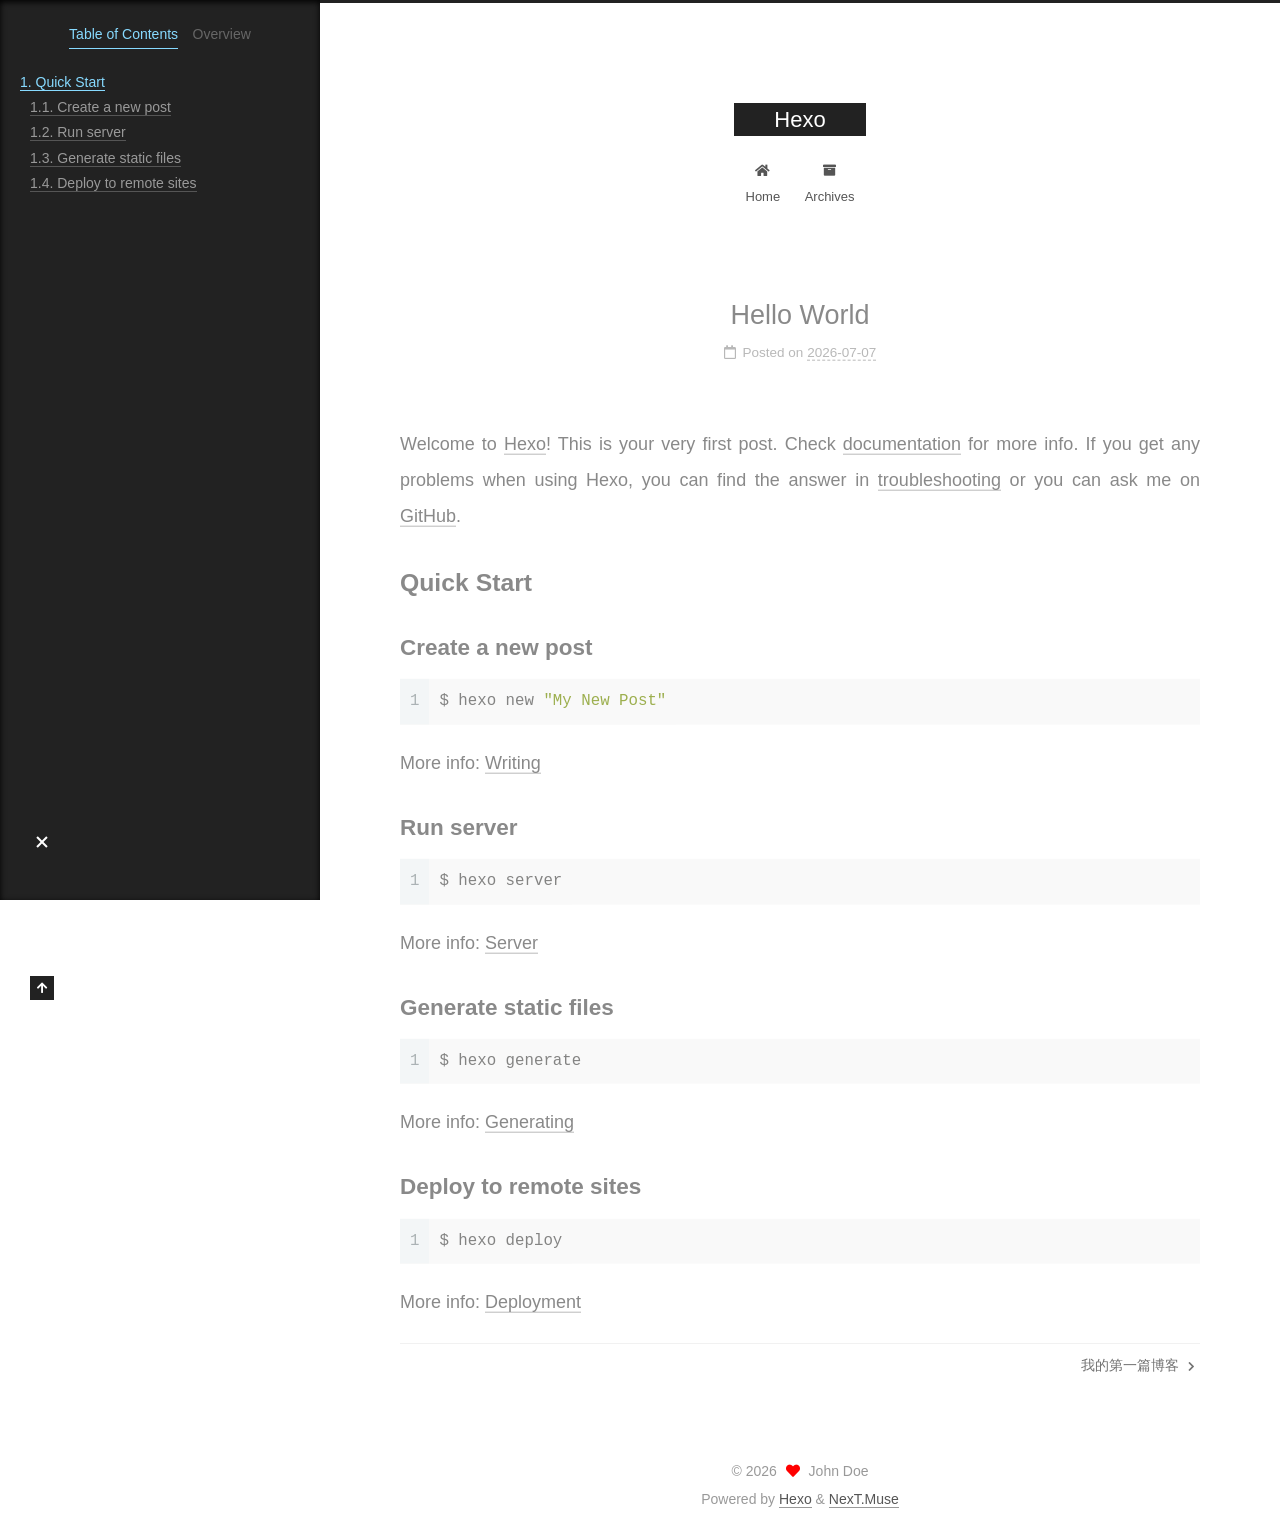
<file: 2026/07/07/hello-world/index.html>
<!DOCTYPE html>
<html lang="en">
<head>
  <meta charset="UTF-8">
<meta name="viewport" content="width=device-width, initial-scale=1, maximum-scale=2">
<meta name="theme-color" content="#222">
<meta name="generator" content="Hexo 7.3.0">
  <link rel="apple-touch-icon" sizes="180x180" href="/images/apple-touch-icon-next.png">
  <link rel="icon" type="image/png" sizes="32x32" href="/images/favicon-32x32-next.png">
  <link rel="icon" type="image/png" sizes="16x16" href="/images/favicon-16x16-next.png">
  <link rel="mask-icon" href="/images/logo.svg" color="#222">

<link rel="stylesheet" href="/css/main.css">


<link rel="stylesheet" href="/lib/font-awesome/css/all.min.css">

<script id="hexo-configurations">
    var NexT = window.NexT || {};
    var CONFIG = {"hostname":"example.com","root":"/","scheme":"Muse","version":"7.8.0","exturl":false,"sidebar":{"position":"left","display":"post","padding":18,"offset":12,"onmobile":false},"copycode":{"enable":false,"show_result":false,"style":null},"back2top":{"enable":true,"sidebar":false,"scrollpercent":false},"bookmark":{"enable":false,"color":"#222","save":"auto"},"fancybox":false,"mediumzoom":false,"lazyload":false,"pangu":false,"comments":{"style":"tabs","active":null,"storage":true,"lazyload":false,"nav":null},"algolia":{"hits":{"per_page":10},"labels":{"input_placeholder":"Search for Posts","hits_empty":"We didn't find any results for the search: ${query}","hits_stats":"${hits} results found in ${time} ms"}},"localsearch":{"enable":false,"trigger":"auto","top_n_per_article":1,"unescape":false,"preload":false},"motion":{"enable":true,"async":false,"transition":{"post_block":"fadeIn","post_header":"slideDownIn","post_body":"slideDownIn","coll_header":"slideLeftIn","sidebar":"slideUpIn"}}};
  </script>

  <meta name="description" content="Welcome to Hexo! This is your very first post. Check documentation for more info. If you get any problems when using Hexo, you can find the answer in troubleshooting or you can ask me on GitHub. Quick">
<meta property="og:type" content="article">
<meta property="og:title" content="Hello World">
<meta property="og:url" content="http://example.com/2026/07/07/hello-world/index.html">
<meta property="og:site_name" content="Hexo">
<meta property="og:description" content="Welcome to Hexo! This is your very first post. Check documentation for more info. If you get any problems when using Hexo, you can find the answer in troubleshooting or you can ask me on GitHub. Quick">
<meta property="og:locale" content="en_US">
<meta property="article:published_time" content="2026-07-07T07:37:48.524Z">
<meta property="article:modified_time" content="2026-07-07T07:37:17.718Z">
<meta property="article:author" content="John Doe">
<meta name="twitter:card" content="summary">

<link rel="canonical" href="http://example.com/2026/07/07/hello-world/">


<script id="page-configurations">
  // https://hexo.io/docs/variables.html
  CONFIG.page = {
    sidebar: "",
    isHome : false,
    isPost : true,
    lang   : 'en'
  };
</script>

  <title>Hello World | Hexo</title>
  






  <noscript>
  <style>
  .use-motion .brand,
  .use-motion .menu-item,
  .sidebar-inner,
  .use-motion .post-block,
  .use-motion .pagination,
  .use-motion .comments,
  .use-motion .post-header,
  .use-motion .post-body,
  .use-motion .collection-header { opacity: initial; }

  .use-motion .site-title,
  .use-motion .site-subtitle {
    opacity: initial;
    top: initial;
  }

  .use-motion .logo-line-before i { left: initial; }
  .use-motion .logo-line-after i { right: initial; }
  </style>
</noscript>

</head>

<body itemscope itemtype="http://schema.org/WebPage">
  <div class="container use-motion">
    <div class="headband"></div>

    <header class="header" itemscope itemtype="http://schema.org/WPHeader">
      <div class="header-inner"><div class="site-brand-container">
  <div class="site-nav-toggle">
    <div class="toggle" aria-label="Toggle navigation bar">
      <span class="toggle-line toggle-line-first"></span>
      <span class="toggle-line toggle-line-middle"></span>
      <span class="toggle-line toggle-line-last"></span>
    </div>
  </div>

  <div class="site-meta">

    <a href="/" class="brand" rel="start">
      <span class="logo-line-before"><i></i></span>
      <h1 class="site-title">Hexo</h1>
      <span class="logo-line-after"><i></i></span>
    </a>
  </div>

  <div class="site-nav-right">
    <div class="toggle popup-trigger">
    </div>
  </div>
</div>




<nav class="site-nav">
  <ul id="menu" class="main-menu menu">
        <li class="menu-item menu-item-home">

    <a href="/" rel="section"><i class="fa fa-home fa-fw"></i>Home</a>

  </li>
        <li class="menu-item menu-item-archives">

    <a href="/archives/" rel="section"><i class="fa fa-archive fa-fw"></i>Archives</a>

  </li>
  </ul>
</nav>




</div>
    </header>

    
  <div class="back-to-top">
    <i class="fa fa-arrow-up"></i>
    <span>0%</span>
  </div>


    <main class="main">
      <div class="main-inner">
        <div class="content-wrap">
          

          <div class="content post posts-expand">
            

    
  
  
  <article itemscope itemtype="http://schema.org/Article" class="post-block" lang="en">
    <link itemprop="mainEntityOfPage" href="http://example.com/2026/07/07/hello-world/">

    <span hidden itemprop="author" itemscope itemtype="http://schema.org/Person">
      <meta itemprop="image" content="/images/avatar.gif">
      <meta itemprop="name" content="John Doe">
      <meta itemprop="description" content="">
    </span>

    <span hidden itemprop="publisher" itemscope itemtype="http://schema.org/Organization">
      <meta itemprop="name" content="Hexo">
    </span>
      <header class="post-header">
        <h1 class="post-title" itemprop="name headline">
          Hello World
        </h1>

        <div class="post-meta">
            <span class="post-meta-item">
              <span class="post-meta-item-icon">
                <i class="far fa-calendar"></i>
              </span>
              <span class="post-meta-item-text">Posted on</span>
              

              <time title="Created: 2026-07-07 15:37:48 / Modified: 15:37:17" itemprop="dateCreated datePublished" datetime="2026-07-07T15:37:48+08:00">2026-07-07</time>
            </span>

          

        </div>
      </header>

    
    
    
    <div class="post-body" itemprop="articleBody">

      
        <p>Welcome to <a target="_blank" rel="noopener" href="https://hexo.io/">Hexo</a>! This is your very first post. Check <a target="_blank" rel="noopener" href="https://hexo.io/docs/">documentation</a> for more info. If you get any problems when using Hexo, you can find the answer in <a target="_blank" rel="noopener" href="https://hexo.io/docs/troubleshooting.html">troubleshooting</a> or you can ask me on <a target="_blank" rel="noopener" href="https://github.com/hexojs/hexo/issues">GitHub</a>.</p>
<h2 id="Quick-Start"><a href="#Quick-Start" class="headerlink" title="Quick Start"></a>Quick Start</h2><h3 id="Create-a-new-post"><a href="#Create-a-new-post" class="headerlink" title="Create a new post"></a>Create a new post</h3><figure class="highlight bash"><table><tr><td class="gutter"><pre><span class="line">1</span><br></pre></td><td class="code"><pre><span class="line">$ hexo new <span class="string">&quot;My New Post&quot;</span></span><br></pre></td></tr></table></figure>

<p>More info: <a target="_blank" rel="noopener" href="https://hexo.io/docs/writing.html">Writing</a></p>
<h3 id="Run-server"><a href="#Run-server" class="headerlink" title="Run server"></a>Run server</h3><figure class="highlight bash"><table><tr><td class="gutter"><pre><span class="line">1</span><br></pre></td><td class="code"><pre><span class="line">$ hexo server</span><br></pre></td></tr></table></figure>

<p>More info: <a target="_blank" rel="noopener" href="https://hexo.io/docs/server.html">Server</a></p>
<h3 id="Generate-static-files"><a href="#Generate-static-files" class="headerlink" title="Generate static files"></a>Generate static files</h3><figure class="highlight bash"><table><tr><td class="gutter"><pre><span class="line">1</span><br></pre></td><td class="code"><pre><span class="line">$ hexo generate</span><br></pre></td></tr></table></figure>

<p>More info: <a target="_blank" rel="noopener" href="https://hexo.io/docs/generating.html">Generating</a></p>
<h3 id="Deploy-to-remote-sites"><a href="#Deploy-to-remote-sites" class="headerlink" title="Deploy to remote sites"></a>Deploy to remote sites</h3><figure class="highlight bash"><table><tr><td class="gutter"><pre><span class="line">1</span><br></pre></td><td class="code"><pre><span class="line">$ hexo deploy</span><br></pre></td></tr></table></figure>

<p>More info: <a target="_blank" rel="noopener" href="https://hexo.io/docs/one-command-deployment.html">Deployment</a></p>

    </div>

    
    
    

      <footer class="post-footer">

        


        
    <div class="post-nav">
      <div class="post-nav-item"></div>
      <div class="post-nav-item">
    <a href="/2026/07/07/%E6%88%91%E7%9A%84%E7%AC%AC%E4%B8%80%E7%AF%87%E5%8D%9A%E5%AE%A2/" rel="next" title="我的第一篇博客">
      我的第一篇博客 <i class="fa fa-chevron-right"></i>
    </a></div>
    </div>
      </footer>
    
  </article>
  
  
  



          </div>
          

<script>
  window.addEventListener('tabs:register', () => {
    let { activeClass } = CONFIG.comments;
    if (CONFIG.comments.storage) {
      activeClass = localStorage.getItem('comments_active') || activeClass;
    }
    if (activeClass) {
      let activeTab = document.querySelector(`a[href="#comment-${activeClass}"]`);
      if (activeTab) {
        activeTab.click();
      }
    }
  });
  if (CONFIG.comments.storage) {
    window.addEventListener('tabs:click', event => {
      if (!event.target.matches('.tabs-comment .tab-content .tab-pane')) return;
      let commentClass = event.target.classList[1];
      localStorage.setItem('comments_active', commentClass);
    });
  }
</script>

        </div>
          
  
  <div class="toggle sidebar-toggle">
    <span class="toggle-line toggle-line-first"></span>
    <span class="toggle-line toggle-line-middle"></span>
    <span class="toggle-line toggle-line-last"></span>
  </div>

  <aside class="sidebar">
    <div class="sidebar-inner">

      <ul class="sidebar-nav motion-element">
        <li class="sidebar-nav-toc">
          Table of Contents
        </li>
        <li class="sidebar-nav-overview">
          Overview
        </li>
      </ul>

      <!--noindex-->
      <div class="post-toc-wrap sidebar-panel">
          <div class="post-toc motion-element"><ol class="nav"><li class="nav-item nav-level-2"><a class="nav-link" href="#Quick-Start"><span class="nav-number">1.</span> <span class="nav-text">Quick Start</span></a><ol class="nav-child"><li class="nav-item nav-level-3"><a class="nav-link" href="#Create-a-new-post"><span class="nav-number">1.1.</span> <span class="nav-text">Create a new post</span></a></li><li class="nav-item nav-level-3"><a class="nav-link" href="#Run-server"><span class="nav-number">1.2.</span> <span class="nav-text">Run server</span></a></li><li class="nav-item nav-level-3"><a class="nav-link" href="#Generate-static-files"><span class="nav-number">1.3.</span> <span class="nav-text">Generate static files</span></a></li><li class="nav-item nav-level-3"><a class="nav-link" href="#Deploy-to-remote-sites"><span class="nav-number">1.4.</span> <span class="nav-text">Deploy to remote sites</span></a></li></ol></li></ol></div>
      </div>
      <!--/noindex-->

      <div class="site-overview-wrap sidebar-panel">
        <div class="site-author motion-element" itemprop="author" itemscope itemtype="http://schema.org/Person">
  <p class="site-author-name" itemprop="name">John Doe</p>
  <div class="site-description" itemprop="description"></div>
</div>
<div class="site-state-wrap motion-element">
  <nav class="site-state">
      <div class="site-state-item site-state-posts">
          <a href="/archives/">
        
          <span class="site-state-item-count">2</span>
          <span class="site-state-item-name">posts</span>
        </a>
      </div>
  </nav>
</div>



      </div>

    </div>
  </aside>
  <div id="sidebar-dimmer"></div>


      </div>
    </main>

    <footer class="footer">
      <div class="footer-inner">
        

        

<div class="copyright">
  
  &copy; 
  <span itemprop="copyrightYear">2026</span>
  <span class="with-love">
    <i class="fa fa-heart"></i>
  </span>
  <span class="author" itemprop="copyrightHolder">John Doe</span>
</div>
  <div class="powered-by">Powered by <a href="https://hexo.io/" class="theme-link" rel="noopener" target="_blank">Hexo</a> & <a href="https://muse.theme-next.org/" class="theme-link" rel="noopener" target="_blank">NexT.Muse</a>
  </div>

        








      </div>
    </footer>
  </div>

  
  <script src="/lib/anime.min.js"></script>
  <script src="/lib/velocity/velocity.min.js"></script>
  <script src="/lib/velocity/velocity.ui.min.js"></script>

<script src="/js/utils.js"></script>

<script src="/js/motion.js"></script>


<script src="/js/schemes/muse.js"></script>


<script src="/js/next-boot.js"></script>




  















  

  

</body>
</html>
</file>
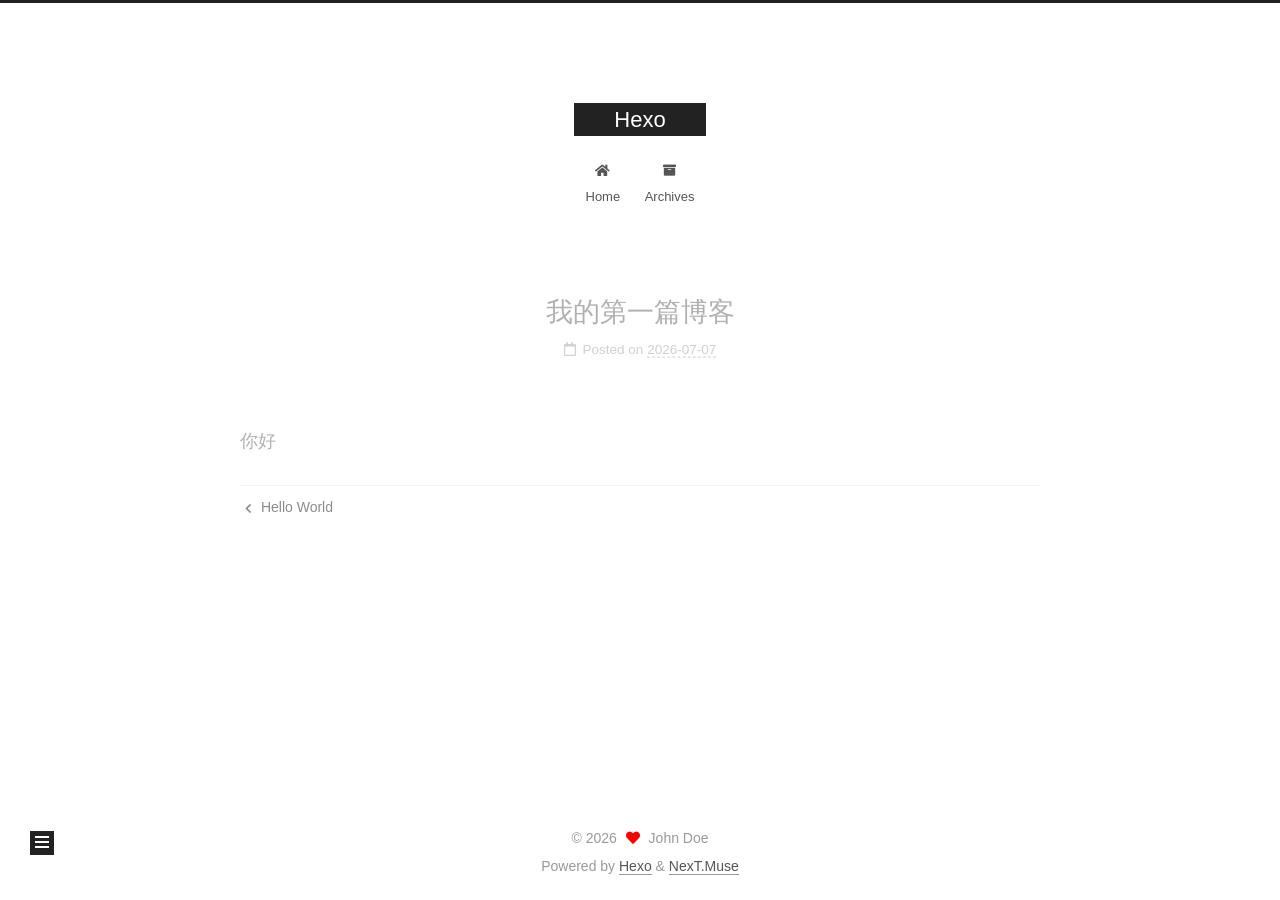
<file: 2026/07/07/我的第一篇博客/index.html>
<!DOCTYPE html>
<html lang="en">
<head>
  <meta charset="UTF-8">
<meta name="viewport" content="width=device-width, initial-scale=1, maximum-scale=2">
<meta name="theme-color" content="#222">
<meta name="generator" content="Hexo 7.3.0">
  <link rel="apple-touch-icon" sizes="180x180" href="/images/apple-touch-icon-next.png">
  <link rel="icon" type="image/png" sizes="32x32" href="/images/favicon-32x32-next.png">
  <link rel="icon" type="image/png" sizes="16x16" href="/images/favicon-16x16-next.png">
  <link rel="mask-icon" href="/images/logo.svg" color="#222">

<link rel="stylesheet" href="/css/main.css">


<link rel="stylesheet" href="/lib/font-awesome/css/all.min.css">

<script id="hexo-configurations">
    var NexT = window.NexT || {};
    var CONFIG = {"hostname":"example.com","root":"/","scheme":"Muse","version":"7.8.0","exturl":false,"sidebar":{"position":"left","display":"post","padding":18,"offset":12,"onmobile":false},"copycode":{"enable":false,"show_result":false,"style":null},"back2top":{"enable":true,"sidebar":false,"scrollpercent":false},"bookmark":{"enable":false,"color":"#222","save":"auto"},"fancybox":false,"mediumzoom":false,"lazyload":false,"pangu":false,"comments":{"style":"tabs","active":null,"storage":true,"lazyload":false,"nav":null},"algolia":{"hits":{"per_page":10},"labels":{"input_placeholder":"Search for Posts","hits_empty":"We didn't find any results for the search: ${query}","hits_stats":"${hits} results found in ${time} ms"}},"localsearch":{"enable":false,"trigger":"auto","top_n_per_article":1,"unescape":false,"preload":false},"motion":{"enable":true,"async":false,"transition":{"post_block":"fadeIn","post_header":"slideDownIn","post_body":"slideDownIn","coll_header":"slideLeftIn","sidebar":"slideUpIn"}}};
  </script>

  <meta name="description" content="你好">
<meta property="og:type" content="article">
<meta property="og:title" content="我的第一篇博客">
<meta property="og:url" content="http://example.com/2026/07/07/%E6%88%91%E7%9A%84%E7%AC%AC%E4%B8%80%E7%AF%87%E5%8D%9A%E5%AE%A2/index.html">
<meta property="og:site_name" content="Hexo">
<meta property="og:description" content="你好">
<meta property="og:locale" content="en_US">
<meta property="article:published_time" content="2026-07-07T07:59:26.000Z">
<meta property="article:modified_time" content="2026-07-07T08:01:59.428Z">
<meta property="article:author" content="John Doe">
<meta name="twitter:card" content="summary">

<link rel="canonical" href="http://example.com/2026/07/07/%E6%88%91%E7%9A%84%E7%AC%AC%E4%B8%80%E7%AF%87%E5%8D%9A%E5%AE%A2/">


<script id="page-configurations">
  // https://hexo.io/docs/variables.html
  CONFIG.page = {
    sidebar: "",
    isHome : false,
    isPost : true,
    lang   : 'en'
  };
</script>

  <title>我的第一篇博客 | Hexo</title>
  






  <noscript>
  <style>
  .use-motion .brand,
  .use-motion .menu-item,
  .sidebar-inner,
  .use-motion .post-block,
  .use-motion .pagination,
  .use-motion .comments,
  .use-motion .post-header,
  .use-motion .post-body,
  .use-motion .collection-header { opacity: initial; }

  .use-motion .site-title,
  .use-motion .site-subtitle {
    opacity: initial;
    top: initial;
  }

  .use-motion .logo-line-before i { left: initial; }
  .use-motion .logo-line-after i { right: initial; }
  </style>
</noscript>

</head>

<body itemscope itemtype="http://schema.org/WebPage">
  <div class="container use-motion">
    <div class="headband"></div>

    <header class="header" itemscope itemtype="http://schema.org/WPHeader">
      <div class="header-inner"><div class="site-brand-container">
  <div class="site-nav-toggle">
    <div class="toggle" aria-label="Toggle navigation bar">
      <span class="toggle-line toggle-line-first"></span>
      <span class="toggle-line toggle-line-middle"></span>
      <span class="toggle-line toggle-line-last"></span>
    </div>
  </div>

  <div class="site-meta">

    <a href="/" class="brand" rel="start">
      <span class="logo-line-before"><i></i></span>
      <h1 class="site-title">Hexo</h1>
      <span class="logo-line-after"><i></i></span>
    </a>
  </div>

  <div class="site-nav-right">
    <div class="toggle popup-trigger">
    </div>
  </div>
</div>




<nav class="site-nav">
  <ul id="menu" class="main-menu menu">
        <li class="menu-item menu-item-home">

    <a href="/" rel="section"><i class="fa fa-home fa-fw"></i>Home</a>

  </li>
        <li class="menu-item menu-item-archives">

    <a href="/archives/" rel="section"><i class="fa fa-archive fa-fw"></i>Archives</a>

  </li>
  </ul>
</nav>




</div>
    </header>

    
  <div class="back-to-top">
    <i class="fa fa-arrow-up"></i>
    <span>0%</span>
  </div>


    <main class="main">
      <div class="main-inner">
        <div class="content-wrap">
          

          <div class="content post posts-expand">
            

    
  
  
  <article itemscope itemtype="http://schema.org/Article" class="post-block" lang="en">
    <link itemprop="mainEntityOfPage" href="http://example.com/2026/07/07/%E6%88%91%E7%9A%84%E7%AC%AC%E4%B8%80%E7%AF%87%E5%8D%9A%E5%AE%A2/">

    <span hidden itemprop="author" itemscope itemtype="http://schema.org/Person">
      <meta itemprop="image" content="/images/avatar.gif">
      <meta itemprop="name" content="John Doe">
      <meta itemprop="description" content="">
    </span>

    <span hidden itemprop="publisher" itemscope itemtype="http://schema.org/Organization">
      <meta itemprop="name" content="Hexo">
    </span>
      <header class="post-header">
        <h1 class="post-title" itemprop="name headline">
          我的第一篇博客
        </h1>

        <div class="post-meta">
            <span class="post-meta-item">
              <span class="post-meta-item-icon">
                <i class="far fa-calendar"></i>
              </span>
              <span class="post-meta-item-text">Posted on</span>
              

              <time title="Created: 2026-07-07 15:59:26 / Modified: 16:01:59" itemprop="dateCreated datePublished" datetime="2026-07-07T15:59:26+08:00">2026-07-07</time>
            </span>

          

        </div>
      </header>

    
    
    
    <div class="post-body" itemprop="articleBody">

      
        <p>你好</p>

    </div>

    
    
    

      <footer class="post-footer">

        


        
    <div class="post-nav">
      <div class="post-nav-item">
    <a href="/2026/07/07/hello-world/" rel="prev" title="Hello World">
      <i class="fa fa-chevron-left"></i> Hello World
    </a></div>
      <div class="post-nav-item"></div>
    </div>
      </footer>
    
  </article>
  
  
  



          </div>
          

<script>
  window.addEventListener('tabs:register', () => {
    let { activeClass } = CONFIG.comments;
    if (CONFIG.comments.storage) {
      activeClass = localStorage.getItem('comments_active') || activeClass;
    }
    if (activeClass) {
      let activeTab = document.querySelector(`a[href="#comment-${activeClass}"]`);
      if (activeTab) {
        activeTab.click();
      }
    }
  });
  if (CONFIG.comments.storage) {
    window.addEventListener('tabs:click', event => {
      if (!event.target.matches('.tabs-comment .tab-content .tab-pane')) return;
      let commentClass = event.target.classList[1];
      localStorage.setItem('comments_active', commentClass);
    });
  }
</script>

        </div>
          
  
  <div class="toggle sidebar-toggle">
    <span class="toggle-line toggle-line-first"></span>
    <span class="toggle-line toggle-line-middle"></span>
    <span class="toggle-line toggle-line-last"></span>
  </div>

  <aside class="sidebar">
    <div class="sidebar-inner">

      <ul class="sidebar-nav motion-element">
        <li class="sidebar-nav-toc">
          Table of Contents
        </li>
        <li class="sidebar-nav-overview">
          Overview
        </li>
      </ul>

      <!--noindex-->
      <div class="post-toc-wrap sidebar-panel">
      </div>
      <!--/noindex-->

      <div class="site-overview-wrap sidebar-panel">
        <div class="site-author motion-element" itemprop="author" itemscope itemtype="http://schema.org/Person">
  <p class="site-author-name" itemprop="name">John Doe</p>
  <div class="site-description" itemprop="description"></div>
</div>
<div class="site-state-wrap motion-element">
  <nav class="site-state">
      <div class="site-state-item site-state-posts">
          <a href="/archives/">
        
          <span class="site-state-item-count">2</span>
          <span class="site-state-item-name">posts</span>
        </a>
      </div>
  </nav>
</div>



      </div>

    </div>
  </aside>
  <div id="sidebar-dimmer"></div>


      </div>
    </main>

    <footer class="footer">
      <div class="footer-inner">
        

        

<div class="copyright">
  
  &copy; 
  <span itemprop="copyrightYear">2026</span>
  <span class="with-love">
    <i class="fa fa-heart"></i>
  </span>
  <span class="author" itemprop="copyrightHolder">John Doe</span>
</div>
  <div class="powered-by">Powered by <a href="https://hexo.io/" class="theme-link" rel="noopener" target="_blank">Hexo</a> & <a href="https://muse.theme-next.org/" class="theme-link" rel="noopener" target="_blank">NexT.Muse</a>
  </div>

        








      </div>
    </footer>
  </div>

  
  <script src="/lib/anime.min.js"></script>
  <script src="/lib/velocity/velocity.min.js"></script>
  <script src="/lib/velocity/velocity.ui.min.js"></script>

<script src="/js/utils.js"></script>

<script src="/js/motion.js"></script>


<script src="/js/schemes/muse.js"></script>


<script src="/js/next-boot.js"></script>




  















  

  

</body>
</html>
</file>
<file: css/main.css>
:root {
  --body-bg-color: #fff;
  --content-bg-color: #fff;
  --card-bg-color: #f5f5f5;
  --text-color: #555;
  --blockquote-color: #666;
  --link-color: #555;
  --link-hover-color: #222;
  --brand-color: #fff;
  --brand-hover-color: #fff;
  --table-row-odd-bg-color: #f9f9f9;
  --table-row-hover-bg-color: #f5f5f5;
  --menu-item-bg-color: #f5f5f5;
  --btn-default-bg: #222;
  --btn-default-color: #fff;
  --btn-default-border-color: #222;
  --btn-default-hover-bg: #fff;
  --btn-default-hover-color: #222;
  --btn-default-hover-border-color: #222;
}
html {
  line-height: 1.15; /* 1 */
  -webkit-text-size-adjust: 100%; /* 2 */
}
body {
  margin: 0;
}
main {
  display: block;
}
h1 {
  font-size: 2em;
  margin: 0.67em 0;
}
hr {
  box-sizing: content-box; /* 1 */
  height: 0; /* 1 */
  overflow: visible; /* 2 */
}
pre {
  font-family: monospace, monospace; /* 1 */
  font-size: 1em; /* 2 */
}
a {
  background: transparent;
}
abbr[title] {
  border-bottom: none; /* 1 */
  text-decoration: underline; /* 2 */
  text-decoration: underline dotted; /* 2 */
}
b,
strong {
  font-weight: bolder;
}
code,
kbd,
samp {
  font-family: monospace, monospace; /* 1 */
  font-size: 1em; /* 2 */
}
small {
  font-size: 80%;
}
sub,
sup {
  font-size: 75%;
  line-height: 0;
  position: relative;
  vertical-align: baseline;
}
sub {
  bottom: -0.25em;
}
sup {
  top: -0.5em;
}
img {
  border-style: none;
}
button,
input,
optgroup,
select,
textarea {
  font-family: inherit; /* 1 */
  font-size: 100%; /* 1 */
  line-height: 1.15; /* 1 */
  margin: 0; /* 2 */
}
button,
input {
/* 1 */
  overflow: visible;
}
button,
select {
/* 1 */
  text-transform: none;
}
button,
[type='button'],
[type='reset'],
[type='submit'] {
  -webkit-appearance: button;
}
button::-moz-focus-inner,
[type='button']::-moz-focus-inner,
[type='reset']::-moz-focus-inner,
[type='submit']::-moz-focus-inner {
  border-style: none;
  padding: 0;
}
button:-moz-focusring,
[type='button']:-moz-focusring,
[type='reset']:-moz-focusring,
[type='submit']:-moz-focusring {
  outline: 1px dotted ButtonText;
}
fieldset {
  padding: 0.35em 0.75em 0.625em;
}
legend {
  box-sizing: border-box; /* 1 */
  color: inherit; /* 2 */
  display: table; /* 1 */
  max-width: 100%; /* 1 */
  padding: 0; /* 3 */
  white-space: normal; /* 1 */
}
progress {
  vertical-align: baseline;
}
textarea {
  overflow: auto;
}
[type='checkbox'],
[type='radio'] {
  box-sizing: border-box; /* 1 */
  padding: 0; /* 2 */
}
[type='number']::-webkit-inner-spin-button,
[type='number']::-webkit-outer-spin-button {
  height: auto;
}
[type='search'] {
  outline-offset: -2px; /* 2 */
  -webkit-appearance: textfield; /* 1 */
}
[type='search']::-webkit-search-decoration {
  -webkit-appearance: none;
}
::-webkit-file-upload-button {
  font: inherit; /* 2 */
  -webkit-appearance: button; /* 1 */
}
details {
  display: block;
}
summary {
  display: list-item;
}
template {
  display: none;
}
[hidden] {
  display: none;
}
::selection {
  background: #262a30;
  color: #eee;
}
html,
body {
  height: 100%;
}
body {
  background: var(--body-bg-color);
  color: var(--text-color);
  font-family: 'Lato', "PingFang SC", "Microsoft YaHei", sans-serif;
  font-size: 1em;
  line-height: 2;
}
@media (max-width: 991px) {
  body {
    padding-left: 0 !important;
    padding-right: 0 !important;
  }
}
h1,
h2,
h3,
h4,
h5,
h6 {
  font-family: 'Lato', "PingFang SC", "Microsoft YaHei", sans-serif;
  font-weight: bold;
  line-height: 1.5;
  margin: 20px 0 15px;
}
h1 {
  font-size: 1.5em;
}
h2 {
  font-size: 1.375em;
}
h3 {
  font-size: 1.25em;
}
h4 {
  font-size: 1.125em;
}
h5 {
  font-size: 1em;
}
h6 {
  font-size: 0.875em;
}
p {
  margin: 0 0 20px 0;
}
a,
span.exturl {
  border-bottom: 1px solid #999;
  color: var(--link-color);
  outline: 0;
  text-decoration: none;
  overflow-wrap: break-word;
  word-wrap: break-word;
  cursor: pointer;
}
a:hover,
span.exturl:hover {
  border-bottom-color: var(--link-hover-color);
  color: var(--link-hover-color);
}
iframe,
img,
video {
  display: block;
  margin-left: auto;
  margin-right: auto;
  max-width: 100%;
}
hr {
  background-image: repeating-linear-gradient(-45deg, #ddd, #ddd 4px, transparent 4px, transparent 8px);
  border: 0;
  height: 3px;
  margin: 40px 0;
}
blockquote {
  border-left: 4px solid #ddd;
  color: var(--blockquote-color);
  margin: 0;
  padding: 0 15px;
}
blockquote cite::before {
  content: '-';
  padding: 0 5px;
}
dt {
  font-weight: bold;
}
dd {
  margin: 0;
  padding: 0;
}
kbd {
  background-color: #f5f5f5;
  background-image: linear-gradient(#eee, #fff, #eee);
  border: 1px solid #ccc;
  border-radius: 0.2em;
  box-shadow: 0.1em 0.1em 0.2em rgba(0,0,0,0.1);
  color: #555;
  font-family: inherit;
  padding: 0.1em 0.3em;
  white-space: nowrap;
}
.table-container {
  overflow: auto;
}
table {
  border-collapse: collapse;
  border-spacing: 0;
  font-size: 0.875em;
  margin: 0 0 20px 0;
  width: 100%;
}
tbody tr:nth-of-type(odd) {
  background: var(--table-row-odd-bg-color);
}
tbody tr:hover {
  background: var(--table-row-hover-bg-color);
}
caption,
th,
td {
  font-weight: normal;
  padding: 8px;
  vertical-align: middle;
}
th,
td {
  border: 1px solid #ddd;
  border-bottom: 3px solid #ddd;
}
th {
  font-weight: 700;
  padding-bottom: 10px;
}
td {
  border-bottom-width: 1px;
}
.btn {
  background: var(--btn-default-bg);
  border: 2px solid var(--btn-default-border-color);
  border-radius: 0;
  color: var(--btn-default-color);
  display: inline-block;
  font-size: 0.875em;
  line-height: 2;
  padding: 0 20px;
  text-decoration: none;
  transition-property: background-color;
  transition-delay: 0s;
  transition-duration: 0.2s;
  transition-timing-function: ease-in-out;
}
.btn:hover {
  background: var(--btn-default-hover-bg);
  border-color: var(--btn-default-hover-border-color);
  color: var(--btn-default-hover-color);
}
.btn + .btn {
  margin: 0 0 8px 8px;
}
.btn .fa-fw {
  text-align: left;
  width: 1.285714285714286em;
}
.toggle {
  line-height: 0;
}
.toggle .toggle-line {
  background: #fff;
  display: inline-block;
  height: 2px;
  left: 0;
  position: relative;
  top: 0;
  transition: all 0.4s;
  vertical-align: top;
  width: 100%;
}
.toggle .toggle-line:not(:first-child) {
  margin-top: 3px;
}
.toggle.toggle-arrow .toggle-line-first {
  left: 50%;
  top: 2px;
  transform: rotate(45deg);
  width: 50%;
}
.toggle.toggle-arrow .toggle-line-middle {
  left: 2px;
  width: 90%;
}
.toggle.toggle-arrow .toggle-line-last {
  left: 50%;
  top: -2px;
  transform: rotate(-45deg);
  width: 50%;
}
.toggle.toggle-close .toggle-line-first {
  transform: rotate(-45deg);
  top: 5px;
}
.toggle.toggle-close .toggle-line-middle {
  opacity: 0;
}
.toggle.toggle-close .toggle-line-last {
  transform: rotate(45deg);
  top: -5px;
}
.highlight,
pre {
  background: #f7f7f7;
  color: #4d4d4c;
  line-height: 1.6;
  margin: 0 auto 20px;
}
pre,
code {
  font-family: consolas, Menlo, monospace, "PingFang SC", "Microsoft YaHei";
}
code {
  background: #eee;
  border-radius: 3px;
  color: #555;
  padding: 2px 4px;
  overflow-wrap: break-word;
  word-wrap: break-word;
}
.highlight *::selection {
  background: #d6d6d6;
}
.highlight pre {
  border: 0;
  margin: 0;
  padding: 10px 0;
}
.highlight table {
  border: 0;
  margin: 0;
  width: auto;
}
.highlight td {
  border: 0;
  padding: 0;
}
.highlight figcaption {
  background: #eff2f3;
  color: #4d4d4c;
  display: flex;
  font-size: 0.875em;
  justify-content: space-between;
  line-height: 1.2;
  padding: 0.5em;
}
.highlight figcaption a {
  color: #4d4d4c;
}
.highlight figcaption a:hover {
  border-bottom-color: #4d4d4c;
}
.highlight .gutter {
  -moz-user-select: none;
  -ms-user-select: none;
  -webkit-user-select: none;
  user-select: none;
}
.highlight .gutter pre {
  background: #eff2f3;
  color: #869194;
  padding-left: 10px;
  padding-right: 10px;
  text-align: right;
}
.highlight .code pre {
  background: #f7f7f7;
  padding-left: 10px;
  width: 100%;
}
.gist table {
  width: auto;
}
.gist table td {
  border: 0;
}
pre {
  overflow: auto;
  padding: 10px;
}
pre code {
  background: none;
  color: #4d4d4c;
  font-size: 0.875em;
  padding: 0;
  text-shadow: none;
}
pre .deletion {
  background: #fdd;
}
pre .addition {
  background: #dfd;
}
pre .meta {
  color: #eab700;
  -moz-user-select: none;
  -ms-user-select: none;
  -webkit-user-select: none;
  user-select: none;
}
pre .comment {
  color: #8e908c;
}
pre .variable,
pre .attribute,
pre .tag,
pre .name,
pre .regexp,
pre .ruby .constant,
pre .xml .tag .title,
pre .xml .pi,
pre .xml .doctype,
pre .html .doctype,
pre .css .id,
pre .css .class,
pre .css .pseudo {
  color: #c82829;
}
pre .number,
pre .preprocessor,
pre .built_in,
pre .builtin-name,
pre .literal,
pre .params,
pre .constant,
pre .command {
  color: #f5871f;
}
pre .ruby .class .title,
pre .css .rules .attribute,
pre .string,
pre .symbol,
pre .value,
pre .inheritance,
pre .header,
pre .ruby .symbol,
pre .xml .cdata,
pre .special,
pre .formula {
  color: #718c00;
}
pre .title,
pre .css .hexcolor {
  color: #3e999f;
}
pre .function,
pre .python .decorator,
pre .python .title,
pre .ruby .function .title,
pre .ruby .title .keyword,
pre .perl .sub,
pre .javascript .title,
pre .coffeescript .title {
  color: #4271ae;
}
pre .keyword,
pre .javascript .function {
  color: #8959a8;
}
.blockquote-center {
  border-left: none;
  margin: 40px 0;
  padding: 0;
  position: relative;
  text-align: center;
}
.blockquote-center .fa {
  display: block;
  opacity: 0.6;
  position: absolute;
  width: 100%;
}
.blockquote-center .fa-quote-left {
  border-top: 1px solid #ccc;
  text-align: left;
  top: -20px;
}
.blockquote-center .fa-quote-right {
  border-bottom: 1px solid #ccc;
  text-align: right;
  bottom: -20px;
}
.blockquote-center p,
.blockquote-center div {
  text-align: center;
}
.post-body .group-picture img {
  margin: 0 auto;
  padding: 0 3px;
}
.group-picture-row {
  margin-bottom: 6px;
  overflow: hidden;
}
.group-picture-column {
  float: left;
  margin-bottom: 10px;
}
.post-body .label {
  color: #555;
  display: inline;
  padding: 0 2px;
}
.post-body .label.default {
  background: #f0f0f0;
}
.post-body .label.primary {
  background: #efe6f7;
}
.post-body .label.info {
  background: #e5f2f8;
}
.post-body .label.success {
  background: #e7f4e9;
}
.post-body .label.warning {
  background: #fcf6e1;
}
.post-body .label.danger {
  background: #fae8eb;
}
.post-body .tabs {
  margin-bottom: 20px;
}
.post-body .tabs,
.tabs-comment {
  display: block;
  padding-top: 10px;
  position: relative;
}
.post-body .tabs ul.nav-tabs,
.tabs-comment ul.nav-tabs {
  display: flex;
  flex-wrap: wrap;
  margin: 0;
  margin-bottom: -1px;
  padding: 0;
}
@media (max-width: 413px) {
  .post-body .tabs ul.nav-tabs,
  .tabs-comment ul.nav-tabs {
    display: block;
    margin-bottom: 5px;
  }
}
.post-body .tabs ul.nav-tabs li.tab,
.tabs-comment ul.nav-tabs li.tab {
  border-bottom: 1px solid #ddd;
  border-left: 1px solid transparent;
  border-right: 1px solid transparent;
  border-top: 3px solid transparent;
  flex-grow: 1;
  list-style-type: none;
  border-radius: 0 0 0 0;
}
@media (max-width: 413px) {
  .post-body .tabs ul.nav-tabs li.tab,
  .tabs-comment ul.nav-tabs li.tab {
    border-bottom: 1px solid transparent;
    border-left: 3px solid transparent;
    border-right: 1px solid transparent;
    border-top: 1px solid transparent;
  }
}
@media (max-width: 413px) {
  .post-body .tabs ul.nav-tabs li.tab,
  .tabs-comment ul.nav-tabs li.tab {
    border-radius: 0;
  }
}
.post-body .tabs ul.nav-tabs li.tab a,
.tabs-comment ul.nav-tabs li.tab a {
  border-bottom: initial;
  display: block;
  line-height: 1.8;
  outline: 0;
  padding: 0.25em 0.75em;
  text-align: center;
  transition-delay: 0s;
  transition-duration: 0.2s;
  transition-timing-function: ease-out;
}
.post-body .tabs ul.nav-tabs li.tab a i,
.tabs-comment ul.nav-tabs li.tab a i {
  width: 1.285714285714286em;
}
.post-body .tabs ul.nav-tabs li.tab.active,
.tabs-comment ul.nav-tabs li.tab.active {
  border-bottom: 1px solid transparent;
  border-left: 1px solid #ddd;
  border-right: 1px solid #ddd;
  border-top: 3px solid #fc6423;
}
@media (max-width: 413px) {
  .post-body .tabs ul.nav-tabs li.tab.active,
  .tabs-comment ul.nav-tabs li.tab.active {
    border-bottom: 1px solid #ddd;
    border-left: 3px solid #fc6423;
    border-right: 1px solid #ddd;
    border-top: 1px solid #ddd;
  }
}
.post-body .tabs ul.nav-tabs li.tab.active a,
.tabs-comment ul.nav-tabs li.tab.active a {
  color: var(--link-color);
  cursor: default;
}
.post-body .tabs .tab-content .tab-pane,
.tabs-comment .tab-content .tab-pane {
  border: 1px solid #ddd;
  border-top: 0;
  padding: 20px 20px 0 20px;
  border-radius: 0;
}
.post-body .tabs .tab-content .tab-pane:not(.active),
.tabs-comment .tab-content .tab-pane:not(.active) {
  display: none;
}
.post-body .tabs .tab-content .tab-pane.active,
.tabs-comment .tab-content .tab-pane.active {
  display: block;
}
.post-body .tabs .tab-content .tab-pane.active:nth-of-type(1),
.tabs-comment .tab-content .tab-pane.active:nth-of-type(1) {
  border-radius: 0 0 0 0;
}
@media (max-width: 413px) {
  .post-body .tabs .tab-content .tab-pane.active:nth-of-type(1),
  .tabs-comment .tab-content .tab-pane.active:nth-of-type(1) {
    border-radius: 0;
  }
}
.post-body .note {
  border-radius: 3px;
  margin-bottom: 20px;
  padding: 1em;
  position: relative;
  border: 1px solid #eee;
  border-left-width: 5px;
}
.post-body .note h2,
.post-body .note h3,
.post-body .note h4,
.post-body .note h5,
.post-body .note h6 {
  margin-top: 0;
  border-bottom: initial;
  margin-bottom: 0;
  padding-top: 0;
}
.post-body .note p:first-child,
.post-body .note ul:first-child,
.post-body .note ol:first-child,
.post-body .note table:first-child,
.post-body .note pre:first-child,
.post-body .note blockquote:first-child,
.post-body .note img:first-child {
  margin-top: 0;
}
.post-body .note p:last-child,
.post-body .note ul:last-child,
.post-body .note ol:last-child,
.post-body .note table:last-child,
.post-body .note pre:last-child,
.post-body .note blockquote:last-child,
.post-body .note img:last-child {
  margin-bottom: 0;
}
.post-body .note.default {
  border-left-color: #777;
}
.post-body .note.default h2,
.post-body .note.default h3,
.post-body .note.default h4,
.post-body .note.default h5,
.post-body .note.default h6 {
  color: #777;
}
.post-body .note.primary {
  border-left-color: #6f42c1;
}
.post-body .note.primary h2,
.post-body .note.primary h3,
.post-body .note.primary h4,
.post-body .note.primary h5,
.post-body .note.primary h6 {
  color: #6f42c1;
}
.post-body .note.info {
  border-left-color: #428bca;
}
.post-body .note.info h2,
.post-body .note.info h3,
.post-body .note.info h4,
.post-body .note.info h5,
.post-body .note.info h6 {
  color: #428bca;
}
.post-body .note.success {
  border-left-color: #5cb85c;
}
.post-body .note.success h2,
.post-body .note.success h3,
.post-body .note.success h4,
.post-body .note.success h5,
.post-body .note.success h6 {
  color: #5cb85c;
}
.post-body .note.warning {
  border-left-color: #f0ad4e;
}
.post-body .note.warning h2,
.post-body .note.warning h3,
.post-body .note.warning h4,
.post-body .note.warning h5,
.post-body .note.warning h6 {
  color: #f0ad4e;
}
.post-body .note.danger {
  border-left-color: #d9534f;
}
.post-body .note.danger h2,
.post-body .note.danger h3,
.post-body .note.danger h4,
.post-body .note.danger h5,
.post-body .note.danger h6 {
  color: #d9534f;
}
.pagination .prev,
.pagination .next,
.pagination .page-number,
.pagination .space {
  display: inline-block;
  margin: 0 10px;
  padding: 0 11px;
  position: relative;
  top: -1px;
}
@media (max-width: 767px) {
  .pagination .prev,
  .pagination .next,
  .pagination .page-number,
  .pagination .space {
    margin: 0 5px;
  }
}
.pagination {
  border-top: 1px solid #eee;
  margin: 120px 0 0;
  text-align: center;
}
.pagination .prev,
.pagination .next,
.pagination .page-number {
  border-bottom: 0;
  border-top: 1px solid #eee;
  transition-property: border-color;
  transition-delay: 0s;
  transition-duration: 0.2s;
  transition-timing-function: ease-in-out;
}
.pagination .prev:hover,
.pagination .next:hover,
.pagination .page-number:hover {
  border-top-color: #222;
}
.pagination .space {
  margin: 0;
  padding: 0;
}
.pagination .prev {
  margin-left: 0;
}
.pagination .next {
  margin-right: 0;
}
.pagination .page-number.current {
  background: #ccc;
  border-top-color: #ccc;
  color: #fff;
}
@media (max-width: 767px) {
  .pagination {
    border-top: none;
  }
  .pagination .prev,
  .pagination .next,
  .pagination .page-number {
    border-bottom: 1px solid #eee;
    border-top: 0;
    margin-bottom: 10px;
    padding: 0 10px;
  }
  .pagination .prev:hover,
  .pagination .next:hover,
  .pagination .page-number:hover {
    border-bottom-color: #222;
  }
}
.comments {
  margin-top: 60px;
  overflow: hidden;
}
.comment-button-group {
  display: flex;
  flex-wrap: wrap-reverse;
  justify-content: center;
  margin: 1em 0;
}
.comment-button-group .comment-button {
  margin: 0.1em 0.2em;
}
.comment-button-group .comment-button.active {
  background: var(--btn-default-hover-bg);
  border-color: var(--btn-default-hover-border-color);
  color: var(--btn-default-hover-color);
}
.comment-position {
  display: none;
}
.comment-position.active {
  display: block;
}
.tabs-comment {
  background: var(--content-bg-color);
  margin-top: 4em;
  padding-top: 0;
}
.tabs-comment .comments {
  border: 0;
  box-shadow: none;
  margin-top: 0;
  padding-top: 0;
}
.container {
  min-height: 100%;
  position: relative;
}
.main-inner {
  margin: 0 auto;
  width: 700px;
}
@media (min-width: 1200px) {
  .main-inner {
    width: 800px;
  }
}
@media (min-width: 1600px) {
  .main-inner {
    width: 900px;
  }
}
@media (max-width: 767px) {
  .content-wrap {
    padding: 0 20px;
  }
}
.header {
  background: transparent;
}
.header-inner {
  margin: 0 auto;
  width: 700px;
}
@media (min-width: 1200px) {
  .header-inner {
    width: 800px;
  }
}
@media (min-width: 1600px) {
  .header-inner {
    width: 900px;
  }
}
.site-brand-container {
  display: flex;
  flex-shrink: 0;
  padding: 0 10px;
}
.headband {
  background: #222;
  height: 3px;
}
.site-meta {
  flex-grow: 1;
  text-align: center;
}
@media (max-width: 767px) {
  .site-meta {
    text-align: center;
  }
}
.brand {
  border-bottom: none;
  color: var(--brand-color);
  display: inline-block;
  line-height: 1.375em;
  padding: 0 40px;
  position: relative;
}
.brand:hover {
  color: var(--brand-hover-color);
}
.site-title {
  font-family: 'Lato', "PingFang SC", "Microsoft YaHei", sans-serif;
  font-size: 1.375em;
  font-weight: normal;
  margin: 0;
}
.site-subtitle {
  color: #999;
  font-size: 0.8125em;
  margin: 10px 0;
}
.use-motion .brand {
  opacity: 0;
}
.use-motion .site-title,
.use-motion .site-subtitle,
.use-motion .custom-logo-image {
  opacity: 0;
  position: relative;
  top: -10px;
}
.site-nav-toggle,
.site-nav-right {
  display: none;
}
@media (max-width: 767px) {
  .site-nav-toggle,
  .site-nav-right {
    display: flex;
    flex-direction: column;
    justify-content: center;
  }
}
.site-nav-toggle .toggle,
.site-nav-right .toggle {
  color: var(--text-color);
  padding: 10px;
  width: 22px;
}
.site-nav-toggle .toggle .toggle-line,
.site-nav-right .toggle .toggle-line {
  background: var(--text-color);
  border-radius: 1px;
}
.site-nav {
  display: block;
}
@media (max-width: 767px) {
  .site-nav {
    clear: both;
    display: none;
  }
}
.site-nav.site-nav-on {
  display: block;
}
.menu {
  margin-top: 20px;
  padding-left: 0;
  text-align: center;
}
.menu-item {
  display: inline-block;
  list-style: none;
  margin: 0 10px;
}
@media (max-width: 767px) {
  .menu-item {
    display: block;
    margin-top: 10px;
  }
  .menu-item.menu-item-search {
    display: none;
  }
}
.menu-item a,
.menu-item span.exturl {
  border-bottom: 0;
  display: block;
  font-size: 0.8125em;
  transition-property: border-color;
  transition-delay: 0s;
  transition-duration: 0.2s;
  transition-timing-function: ease-in-out;
}
@media (hover: none) {
  .menu-item a:hover,
  .menu-item span.exturl:hover {
    border-bottom-color: transparent !important;
  }
}
.menu-item .fa,
.menu-item .fab,
.menu-item .far,
.menu-item .fas {
  margin-right: 8px;
}
.menu-item .badge {
  display: inline-block;
  font-weight: bold;
  line-height: 1;
  margin-left: 0.35em;
  margin-top: 0.35em;
  text-align: center;
  white-space: nowrap;
}
@media (max-width: 767px) {
  .menu-item .badge {
    float: right;
    margin-left: 0;
  }
}
.menu-item-active a,
.menu .menu-item a:hover,
.menu .menu-item span.exturl:hover {
  background: var(--menu-item-bg-color);
}
.use-motion .menu-item {
  opacity: 0;
}
.sidebar {
  background: #222;
  bottom: 0;
  box-shadow: inset 0 2px 6px #000;
  position: fixed;
  top: 0;
}
@media (max-width: 991px) {
  .sidebar {
    display: none;
  }
}
.sidebar-inner {
  color: #999;
  padding: 18px 10px;
  text-align: center;
}
.cc-license {
  margin-top: 10px;
  text-align: center;
}
.cc-license .cc-opacity {
  border-bottom: none;
  opacity: 0.7;
}
.cc-license .cc-opacity:hover {
  opacity: 0.9;
}
.cc-license img {
  display: inline-block;
}
.site-author-image {
  border: 2px solid #333;
  display: block;
  margin: 0 auto;
  max-width: 96px;
  padding: 2px;
}
.site-author-name {
  color: #f5f5f5;
  font-weight: normal;
  margin: 5px 0 0;
  text-align: center;
}
.site-description {
  color: #999;
  font-size: 1em;
  margin-top: 5px;
  text-align: center;
}
.links-of-author {
  margin-top: 15px;
}
.links-of-author a,
.links-of-author span.exturl {
  border-bottom-color: #555;
  display: inline-block;
  font-size: 0.8125em;
  margin-bottom: 10px;
  margin-right: 10px;
  vertical-align: middle;
}
.links-of-author a::before,
.links-of-author span.exturl::before {
  background: #a49069;
  border-radius: 50%;
  content: ' ';
  display: inline-block;
  height: 4px;
  margin-right: 3px;
  vertical-align: middle;
  width: 4px;
}
.sidebar-button {
  margin-top: 15px;
}
.sidebar-button a {
  border: 1px solid #fc6423;
  border-radius: 4px;
  color: #fc6423;
  display: inline-block;
  padding: 0 15px;
}
.sidebar-button a .fa,
.sidebar-button a .fab,
.sidebar-button a .far,
.sidebar-button a .fas {
  margin-right: 5px;
}
.sidebar-button a:hover {
  background: #fc6423;
  border: 1px solid #fc6423;
  color: #fff;
}
.sidebar-button a:hover .fa,
.sidebar-button a:hover .fab,
.sidebar-button a:hover .far,
.sidebar-button a:hover .fas {
  color: #fff;
}
.links-of-blogroll {
  font-size: 0.8125em;
  margin-top: 10px;
}
.links-of-blogroll-title {
  font-size: 0.875em;
  font-weight: 600;
  margin-top: 0;
}
.links-of-blogroll-list {
  list-style: none;
  margin: 0;
  padding: 0;
}
#sidebar-dimmer {
  display: none;
}
@media (max-width: 767px) {
  #sidebar-dimmer {
    background: #000;
    display: block;
    height: 100%;
    left: 100%;
    opacity: 0;
    position: fixed;
    top: 0;
    width: 100%;
    z-index: 1100;
  }
  .sidebar-active + #sidebar-dimmer {
    opacity: 0.7;
    transform: translateX(-100%);
    transition: opacity 0.5s;
  }
}
.sidebar-nav {
  margin: 0;
  padding-bottom: 20px;
  padding-left: 0;
}
.sidebar-nav li {
  border-bottom: 1px solid transparent;
  color: #666;
  cursor: pointer;
  display: inline-block;
  font-size: 0.875em;
}
.sidebar-nav li.sidebar-nav-overview {
  margin-left: 10px;
}
.sidebar-nav li:hover {
  color: #f5f5f5;
}
.sidebar-nav .sidebar-nav-active {
  border-bottom-color: #87daff;
  color: #87daff;
}
.sidebar-nav .sidebar-nav-active:hover {
  color: #87daff;
}
.sidebar-panel {
  display: none;
  overflow-x: hidden;
  overflow-y: auto;
}
.sidebar-panel-active {
  display: block;
}
.sidebar-toggle {
  background: #222;
  bottom: 45px;
  cursor: pointer;
  height: 14px;
  left: 30px;
  padding: 5px;
  position: fixed;
  width: 14px;
  z-index: 1300;
}
@media (max-width: 991px) {
  .sidebar-toggle {
    left: 20px;
    opacity: 0.8;
    display: none;
  }
}
.sidebar-toggle:hover .toggle-line {
  background: #87daff;
}
.post-toc {
  font-size: 0.875em;
}
.post-toc ol {
  list-style: none;
  margin: 0;
  padding: 0 2px 5px 10px;
  text-align: left;
}
.post-toc ol > ol {
  padding-left: 0;
}
.post-toc ol a {
  transition-property: all;
  transition-delay: 0s;
  transition-duration: 0.2s;
  transition-timing-function: ease-in-out;
}
.post-toc .nav-item {
  line-height: 1.8;
  overflow: hidden;
  text-overflow: ellipsis;
  white-space: nowrap;
}
.post-toc .nav .nav-child {
  display: none;
}
.post-toc .nav .active > .nav-child {
  display: block;
}
.post-toc .nav .active-current > .nav-child {
  display: block;
}
.post-toc .nav .active-current > .nav-child > .nav-item {
  display: block;
}
.post-toc .nav .active > a {
  border-bottom-color: #87daff;
  color: #87daff;
}
.post-toc .nav .active-current > a {
  color: #87daff;
}
.post-toc .nav .active-current > a:hover {
  color: #87daff;
}
.site-state {
  display: flex;
  justify-content: center;
  line-height: 1.4;
  margin-top: 10px;
  overflow: hidden;
  text-align: center;
  white-space: nowrap;
}
.site-state-item {
  padding: 0 15px;
}
.site-state-item:not(:first-child) {
  border-left: 1px solid #333;
}
.site-state-item a {
  border-bottom: none;
}
.site-state-item-count {
  display: block;
  font-size: 1.25em;
  font-weight: 600;
  text-align: center;
}
.site-state-item-name {
  color: inherit;
  font-size: 0.875em;
}
.footer {
  color: #999;
  font-size: 0.875em;
  padding: 20px 0;
}
.footer.footer-fixed {
  bottom: 0;
  left: 0;
  position: absolute;
  right: 0;
}
.footer-inner {
  box-sizing: border-box;
  margin: 0 auto;
  text-align: center;
  width: 700px;
}
@media (min-width: 1200px) {
  .footer-inner {
    width: 800px;
  }
}
@media (min-width: 1600px) {
  .footer-inner {
    width: 900px;
  }
}
.languages {
  display: inline-block;
  font-size: 1.125em;
  position: relative;
}
.languages .lang-select-label span {
  margin: 0 0.5em;
}
.languages .lang-select {
  height: 100%;
  left: 0;
  opacity: 0;
  position: absolute;
  top: 0;
  width: 100%;
}
.with-love {
  color: #ff0000;
  display: inline-block;
  margin: 0 5px;
}
.powered-by,
.theme-info {
  display: inline-block;
}
@-moz-keyframes iconAnimate {
  0%, 100% {
    transform: scale(1);
  }
  10%, 30% {
    transform: scale(0.9);
  }
  20%, 40%, 60%, 80% {
    transform: scale(1.1);
  }
  50%, 70% {
    transform: scale(1.1);
  }
}
@-webkit-keyframes iconAnimate {
  0%, 100% {
    transform: scale(1);
  }
  10%, 30% {
    transform: scale(0.9);
  }
  20%, 40%, 60%, 80% {
    transform: scale(1.1);
  }
  50%, 70% {
    transform: scale(1.1);
  }
}
@-o-keyframes iconAnimate {
  0%, 100% {
    transform: scale(1);
  }
  10%, 30% {
    transform: scale(0.9);
  }
  20%, 40%, 60%, 80% {
    transform: scale(1.1);
  }
  50%, 70% {
    transform: scale(1.1);
  }
}
@keyframes iconAnimate {
  0%, 100% {
    transform: scale(1);
  }
  10%, 30% {
    transform: scale(0.9);
  }
  20%, 40%, 60%, 80% {
    transform: scale(1.1);
  }
  50%, 70% {
    transform: scale(1.1);
  }
}
.back-to-top {
  font-size: 12px;
  text-align: center;
  transition-delay: 0s;
  transition-duration: 0.2s;
  transition-timing-function: ease-in-out;
}
.back-to-top {
  background: #222;
  bottom: -100px;
  box-sizing: border-box;
  color: #fff;
  cursor: pointer;
  left: 30px;
  opacity: 1;
  padding: 0 6px;
  position: fixed;
  transition-property: bottom;
  z-index: 1300;
  width: 24px;
}
.back-to-top span {
  display: none;
}
.back-to-top:hover {
  color: #87daff;
}
.back-to-top.back-to-top-on {
  bottom: 19px;
}
@media (max-width: 991px) {
  .back-to-top {
    left: 20px;
    opacity: 0.8;
  }
}
.post-body {
  font-family: 'Lato', "PingFang SC", "Microsoft YaHei", sans-serif;
  overflow-wrap: break-word;
  word-wrap: break-word;
}
@media (min-width: 1200px) {
  .post-body {
    font-size: 1.125em;
  }
}
.post-body .exturl .fa {
  font-size: 0.875em;
  margin-left: 4px;
}
.post-body .image-caption,
.post-body .figure .caption {
  color: #999;
  font-size: 0.875em;
  font-weight: bold;
  line-height: 1;
  margin: -20px auto 15px;
  text-align: center;
}
.post-sticky-flag {
  display: inline-block;
  transform: rotate(30deg);
}
.post-button {
  margin-top: 40px;
  text-align: center;
}
.use-motion .post-block,
.use-motion .pagination,
.use-motion .comments {
  opacity: 0;
}
.use-motion .post-header {
  opacity: 0;
}
.use-motion .post-body {
  opacity: 0;
}
.use-motion .collection-header {
  opacity: 0;
}
.posts-collapse {
  margin-left: 35px;
  position: relative;
}
@media (max-width: 767px) {
  .posts-collapse {
    margin-left: 0px;
    margin-right: 0px;
  }
}
.posts-collapse .collection-title {
  font-size: 1.125em;
  position: relative;
}
.posts-collapse .collection-title::before {
  background: #999;
  border: 1px solid #fff;
  border-radius: 50%;
  content: ' ';
  height: 10px;
  left: 0;
  margin-left: -6px;
  margin-top: -4px;
  position: absolute;
  top: 50%;
  width: 10px;
}
.posts-collapse .collection-year {
  font-size: 1.5em;
  font-weight: bold;
  margin: 60px 0;
  position: relative;
}
.posts-collapse .collection-year::before {
  background: #bbb;
  border-radius: 50%;
  content: ' ';
  height: 8px;
  left: 0;
  margin-left: -4px;
  margin-top: -4px;
  position: absolute;
  top: 50%;
  width: 8px;
}
.posts-collapse .collection-header {
  display: block;
  margin: 0 0 0 20px;
}
.posts-collapse .collection-header small {
  color: #bbb;
  margin-left: 5px;
}
.posts-collapse .post-header {
  border-bottom: 1px dashed #ccc;
  margin: 30px 0;
  padding-left: 15px;
  position: relative;
  transition-property: border;
  transition-delay: 0s;
  transition-duration: 0.2s;
  transition-timing-function: ease-in-out;
}
.posts-collapse .post-header::before {
  background: #bbb;
  border: 1px solid #fff;
  border-radius: 50%;
  content: ' ';
  height: 6px;
  left: 0;
  margin-left: -4px;
  position: absolute;
  top: 0.75em;
  transition-property: background;
  width: 6px;
  transition-delay: 0s;
  transition-duration: 0.2s;
  transition-timing-function: ease-in-out;
}
.posts-collapse .post-header:hover {
  border-bottom-color: #666;
}
.posts-collapse .post-header:hover::before {
  background: #222;
}
.posts-collapse .post-meta {
  display: inline;
  font-size: 0.75em;
  margin-right: 10px;
}
.posts-collapse .post-title {
  display: inline;
}
.posts-collapse .post-title a,
.posts-collapse .post-title span.exturl {
  border-bottom: none;
  color: var(--link-color);
}
.posts-collapse .post-title .fa-external-link-alt {
  font-size: 0.875em;
  margin-left: 5px;
}
.posts-collapse::before {
  background: #f5f5f5;
  content: ' ';
  height: 100%;
  left: 0;
  margin-left: -2px;
  position: absolute;
  top: 1.25em;
  width: 4px;
}
.post-eof {
  background: #ccc;
  height: 1px;
  margin: 80px auto 60px;
  text-align: center;
  width: 8%;
}
.post-block:last-of-type .post-eof {
  display: none;
}
.content {
  padding-top: 40px;
}
@media (min-width: 992px) {
  .post-body {
    text-align: justify;
  }
}
@media (max-width: 991px) {
  .post-body {
    text-align: justify;
  }
}
.post-body h1,
.post-body h2,
.post-body h3,
.post-body h4,
.post-body h5,
.post-body h6 {
  padding-top: 10px;
}
.post-body h1 .header-anchor,
.post-body h2 .header-anchor,
.post-body h3 .header-anchor,
.post-body h4 .header-anchor,
.post-body h5 .header-anchor,
.post-body h6 .header-anchor {
  border-bottom-style: none;
  color: #ccc;
  float: right;
  margin-left: 10px;
  visibility: hidden;
}
.post-body h1 .header-anchor:hover,
.post-body h2 .header-anchor:hover,
.post-body h3 .header-anchor:hover,
.post-body h4 .header-anchor:hover,
.post-body h5 .header-anchor:hover,
.post-body h6 .header-anchor:hover {
  color: inherit;
}
.post-body h1:hover .header-anchor,
.post-body h2:hover .header-anchor,
.post-body h3:hover .header-anchor,
.post-body h4:hover .header-anchor,
.post-body h5:hover .header-anchor,
.post-body h6:hover .header-anchor {
  visibility: visible;
}
.post-body iframe,
.post-body img,
.post-body video {
  margin-bottom: 20px;
}
.post-body .video-container {
  height: 0;
  margin-bottom: 20px;
  overflow: hidden;
  padding-top: 75%;
  position: relative;
  width: 100%;
}
.post-body .video-container iframe,
.post-body .video-container object,
.post-body .video-container embed {
  height: 100%;
  left: 0;
  margin: 0;
  position: absolute;
  top: 0;
  width: 100%;
}
.post-gallery {
  align-items: center;
  display: grid;
  grid-gap: 10px;
  grid-template-columns: 1fr 1fr 1fr;
  margin-bottom: 20px;
}
@media (max-width: 767px) {
  .post-gallery {
    grid-template-columns: 1fr 1fr;
  }
}
.post-gallery a {
  border: 0;
}
.post-gallery img {
  margin: 0;
}
.posts-expand .post-header {
  font-size: 1.125em;
}
.posts-expand .post-title {
  font-size: 1.5em;
  font-weight: normal;
  margin: initial;
  text-align: center;
  overflow-wrap: break-word;
  word-wrap: break-word;
}
.posts-expand .post-title-link {
  border-bottom: none;
  color: var(--link-color);
  display: inline-block;
  position: relative;
  vertical-align: top;
}
.posts-expand .post-title-link::before {
  background: var(--link-color);
  bottom: 0;
  content: '';
  height: 2px;
  left: 0;
  position: absolute;
  transform: scaleX(0);
  visibility: hidden;
  width: 100%;
  transition-delay: 0s;
  transition-duration: 0.2s;
  transition-timing-function: ease-in-out;
}
.posts-expand .post-title-link:hover::before {
  transform: scaleX(1);
  visibility: visible;
}
.posts-expand .post-title-link .fa-external-link-alt {
  font-size: 0.875em;
  margin-left: 5px;
}
.posts-expand .post-meta {
  color: #999;
  font-family: 'Lato', "PingFang SC", "Microsoft YaHei", sans-serif;
  font-size: 0.75em;
  margin: 3px 0 60px 0;
  text-align: center;
}
.posts-expand .post-meta .post-description {
  font-size: 0.875em;
  margin-top: 2px;
}
.posts-expand .post-meta time {
  border-bottom: 1px dashed #999;
  cursor: pointer;
}
.post-meta .post-meta-item + .post-meta-item::before {
  content: '|';
  margin: 0 0.5em;
}
.post-meta-divider {
  margin: 0 0.5em;
}
.post-meta-item-icon {
  margin-right: 3px;
}
@media (max-width: 991px) {
  .post-meta-item-icon {
    display: inline-block;
  }
}
@media (max-width: 991px) {
  .post-meta-item-text {
    display: none;
  }
}
.post-nav {
  border-top: 1px solid #eee;
  display: flex;
  justify-content: space-between;
  margin-top: 15px;
  padding: 10px 5px 0;
}
.post-nav-item {
  flex: 1;
}
.post-nav-item a {
  border-bottom: none;
  display: block;
  font-size: 0.875em;
  line-height: 1.6;
  position: relative;
}
.post-nav-item a:active {
  top: 2px;
}
.post-nav-item .fa {
  font-size: 0.75em;
}
.post-nav-item:first-child {
  margin-right: 15px;
}
.post-nav-item:first-child .fa {
  margin-right: 5px;
}
.post-nav-item:last-child {
  margin-left: 15px;
  text-align: right;
}
.post-nav-item:last-child .fa {
  margin-left: 5px;
}
.rtl.post-body p,
.rtl.post-body a,
.rtl.post-body h1,
.rtl.post-body h2,
.rtl.post-body h3,
.rtl.post-body h4,
.rtl.post-body h5,
.rtl.post-body h6,
.rtl.post-body li,
.rtl.post-body ul,
.rtl.post-body ol {
  direction: rtl;
  font-family: UKIJ Ekran;
}
.rtl.post-title {
  font-family: UKIJ Ekran;
}
.post-tags {
  margin-top: 40px;
  text-align: center;
}
.post-tags a {
  display: inline-block;
  font-size: 0.8125em;
}
.post-tags a:not(:last-child) {
  margin-right: 10px;
}
.post-widgets {
  border-top: 1px solid #eee;
  margin-top: 15px;
  text-align: center;
}
.wp_rating {
  height: 20px;
  line-height: 20px;
  margin-top: 10px;
  padding-top: 6px;
  text-align: center;
}
.social-like {
  display: flex;
  font-size: 0.875em;
  justify-content: center;
  text-align: center;
}
.reward-container {
  margin: 20px auto;
  padding: 10px 0;
  text-align: center;
  width: 90%;
}
.reward-container button {
  background: transparent;
  border: 1px solid #fc6423;
  border-radius: 0;
  color: #fc6423;
  cursor: pointer;
  line-height: 2;
  outline: 0;
  padding: 0 15px;
  vertical-align: text-top;
}
.reward-container button:hover {
  background: #fc6423;
  border: 1px solid transparent;
  color: #fa9366;
}
#qr {
  padding-top: 20px;
}
#qr a {
  border: 0;
}
#qr img {
  display: inline-block;
  margin: 0.8em 2em 0 2em;
  max-width: 100%;
  width: 180px;
}
#qr p {
  text-align: center;
}
.category-all-page .category-all-title {
  text-align: center;
}
.category-all-page .category-all {
  margin-top: 20px;
}
.category-all-page .category-list {
  list-style: none;
  margin: 0;
  padding: 0;
}
.category-all-page .category-list-item {
  margin: 5px 10px;
}
.category-all-page .category-list-count {
  color: #bbb;
}
.category-all-page .category-list-count::before {
  content: ' (';
  display: inline;
}
.category-all-page .category-list-count::after {
  content: ') ';
  display: inline;
}
.category-all-page .category-list-child {
  padding-left: 10px;
}
.event-list {
  padding: 0;
}
.event-list hr {
  background: #222;
  margin: 20px 0 45px 0;
}
.event-list hr::after {
  background: #222;
  color: #fff;
  content: 'NOW';
  display: inline-block;
  font-weight: bold;
  padding: 0 5px;
  text-align: right;
}
.event-list .event {
  background: #222;
  margin: 20px 0;
  min-height: 40px;
  padding: 15px 0 15px 10px;
}
.event-list .event .event-summary {
  color: #fff;
  margin: 0;
  padding-bottom: 3px;
}
.event-list .event .event-summary::before {
  animation: dot-flash 1s alternate infinite ease-in-out;
  color: #fff;
  content: '\f111';
  display: inline-block;
  font-size: 10px;
  margin-right: 25px;
  vertical-align: middle;
  font-family: 'Font Awesome 5 Free';
  font-weight: 900;
}
.event-list .event .event-relative-time {
  color: #bbb;
  display: inline-block;
  font-size: 12px;
  font-weight: normal;
  padding-left: 12px;
}
.event-list .event .event-details {
  color: #fff;
  display: block;
  line-height: 18px;
  margin-left: 56px;
  padding-bottom: 6px;
  padding-top: 3px;
  text-indent: -24px;
}
.event-list .event .event-details::before {
  color: #fff;
  display: inline-block;
  margin-right: 9px;
  text-align: center;
  text-indent: 0;
  width: 14px;
  font-family: 'Font Awesome 5 Free';
  font-weight: 900;
}
.event-list .event .event-details.event-location::before {
  content: '\f041';
}
.event-list .event .event-details.event-duration::before {
  content: '\f017';
}
.event-list .event-past {
  background: #f5f5f5;
}
.event-list .event-past .event-summary,
.event-list .event-past .event-details {
  color: #bbb;
  opacity: 0.9;
}
.event-list .event-past .event-summary::before,
.event-list .event-past .event-details::before {
  animation: none;
  color: #bbb;
}
@-moz-keyframes dot-flash {
  from {
    opacity: 1;
    transform: scale(1);
  }
  to {
    opacity: 0;
    transform: scale(0.8);
  }
}
@-webkit-keyframes dot-flash {
  from {
    opacity: 1;
    transform: scale(1);
  }
  to {
    opacity: 0;
    transform: scale(0.8);
  }
}
@-o-keyframes dot-flash {
  from {
    opacity: 1;
    transform: scale(1);
  }
  to {
    opacity: 0;
    transform: scale(0.8);
  }
}
@keyframes dot-flash {
  from {
    opacity: 1;
    transform: scale(1);
  }
  to {
    opacity: 0;
    transform: scale(0.8);
  }
}
ul.breadcrumb {
  font-size: 0.75em;
  list-style: none;
  margin: 1em 0;
  padding: 0 2em;
  text-align: center;
}
ul.breadcrumb li {
  display: inline;
}
ul.breadcrumb li + li::before {
  content: '/\00a0';
  font-weight: normal;
  padding: 0.5em;
}
ul.breadcrumb li + li:last-child {
  font-weight: bold;
}
.tag-cloud {
  text-align: center;
}
.tag-cloud a {
  display: inline-block;
  margin: 10px;
}
.tag-cloud a:hover {
  color: var(--link-hover-color) !important;
}
@media (max-width: 767px) {
  .header-inner,
  .main-inner,
  .footer-inner {
    width: auto;
  }
}
.header-inner {
  padding-top: 100px;
}
@media (max-width: 767px) {
  .header-inner {
    padding-top: 50px;
  }
}
.main-inner {
  padding-bottom: 60px;
}
.content {
  padding-top: 70px;
}
@media (max-width: 767px) {
  .content {
    padding-top: 35px;
  }
}
embed {
  display: block;
  margin: 0 auto 25px auto;
}
.custom-logo .site-meta-headline {
  text-align: center;
}
.custom-logo .site-title {
  color: #222;
  margin: 10px auto 0;
}
.custom-logo .site-title a {
  border: 0;
}
.custom-logo-image {
  background: #fff;
  margin: 0 auto;
  max-width: 150px;
  padding: 5px;
}
.brand {
  background: var(--btn-default-bg);
}
@media (max-width: 767px) {
  .site-nav {
    border-bottom: 1px solid #ddd;
    border-top: 1px solid #ddd;
    left: 0;
    margin: 0;
    padding: 0;
    width: 100%;
  }
}
@media (max-width: 767px) {
  .menu {
    text-align: left;
  }
}
.menu-item-active a,
.menu .menu-item a:hover,
.menu .menu-item span.exturl:hover {
  background: transparent;
  border-bottom: 1px solid var(--link-hover-color) !important;
}
@media (max-width: 767px) {
  .menu-item-active a,
  .menu .menu-item a:hover,
  .menu .menu-item span.exturl:hover {
    border-bottom: 1px dotted #ddd !important;
  }
}
@media (max-width: 767px) {
  .menu .menu-item {
    margin: 0 10px;
  }
}
.menu .menu-item a,
.menu .menu-item span.exturl {
  border-bottom: 1px solid transparent;
}
@media (max-width: 767px) {
  .menu .menu-item a,
  .menu .menu-item span.exturl {
    padding: 5px 10px;
  }
}
@media (min-width: 768px) {
  .menu .menu-item .fa,
  .menu .menu-item .fab,
  .menu .menu-item .far,
  .menu .menu-item .fas {
    display: block;
    line-height: 2;
    margin-right: 0;
    width: 100%;
  }
}
.menu .menu-item .badge {
  background: #eee;
  padding: 1px 4px;
}
.sub-menu {
  margin: 10px 0;
}
.sub-menu .menu-item {
  display: inline-block;
}
.sidebar {
  left: -320px;
}
.sidebar.sidebar-active {
  left: 0;
}
.sidebar {
  width: 320px;
  z-index: 1200;
  transition-delay: 0s;
  transition-duration: 0.2s;
  transition-timing-function: ease-out;
}
.sidebar a,
.sidebar span.exturl {
  border-bottom-color: #555;
  color: #999;
}
.sidebar a:hover,
.sidebar span.exturl:hover {
  border-bottom-color: #eee;
  color: #eee;
}
.links-of-blogroll-item {
  padding: 2px 10px;
}
.links-of-blogroll-item a,
.links-of-blogroll-item span.exturl {
  box-sizing: border-box;
  display: inline-block;
  max-width: 280px;
  overflow: hidden;
  text-overflow: ellipsis;
  white-space: nowrap;
}
</file>
